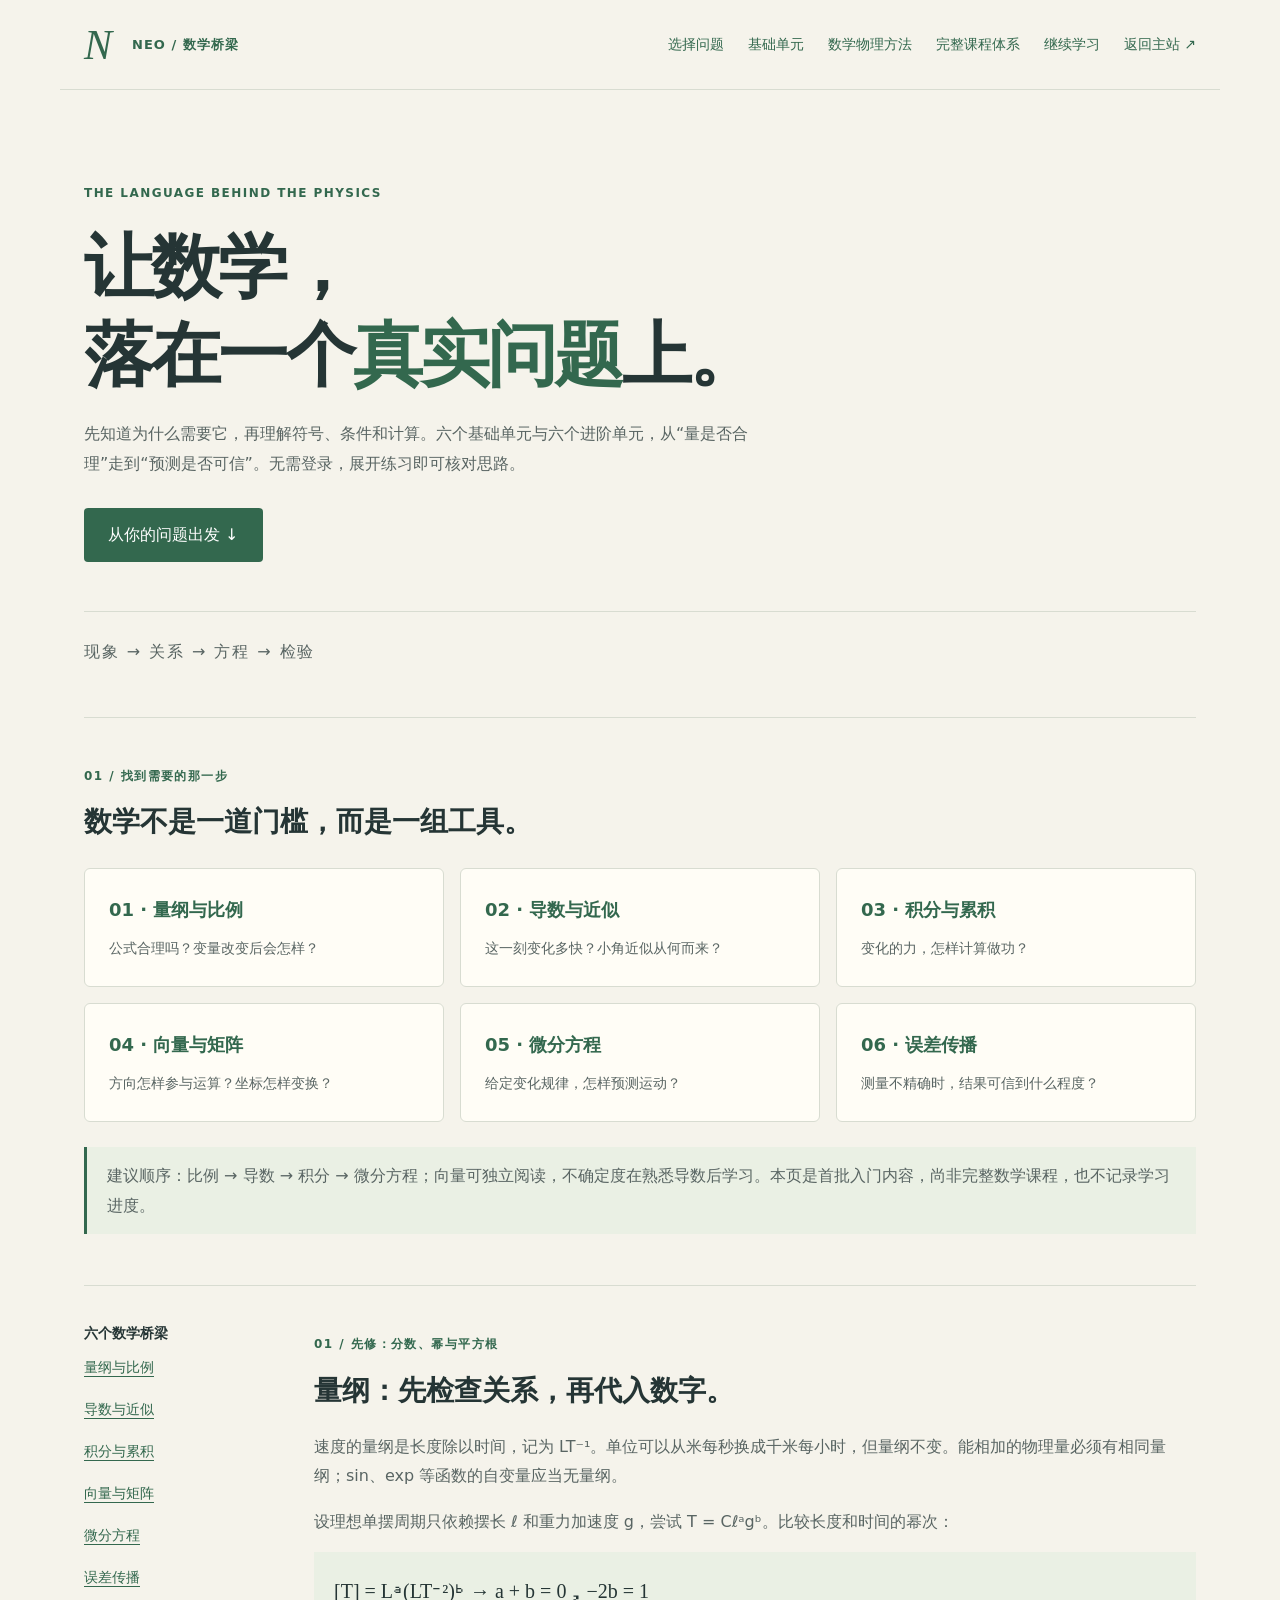
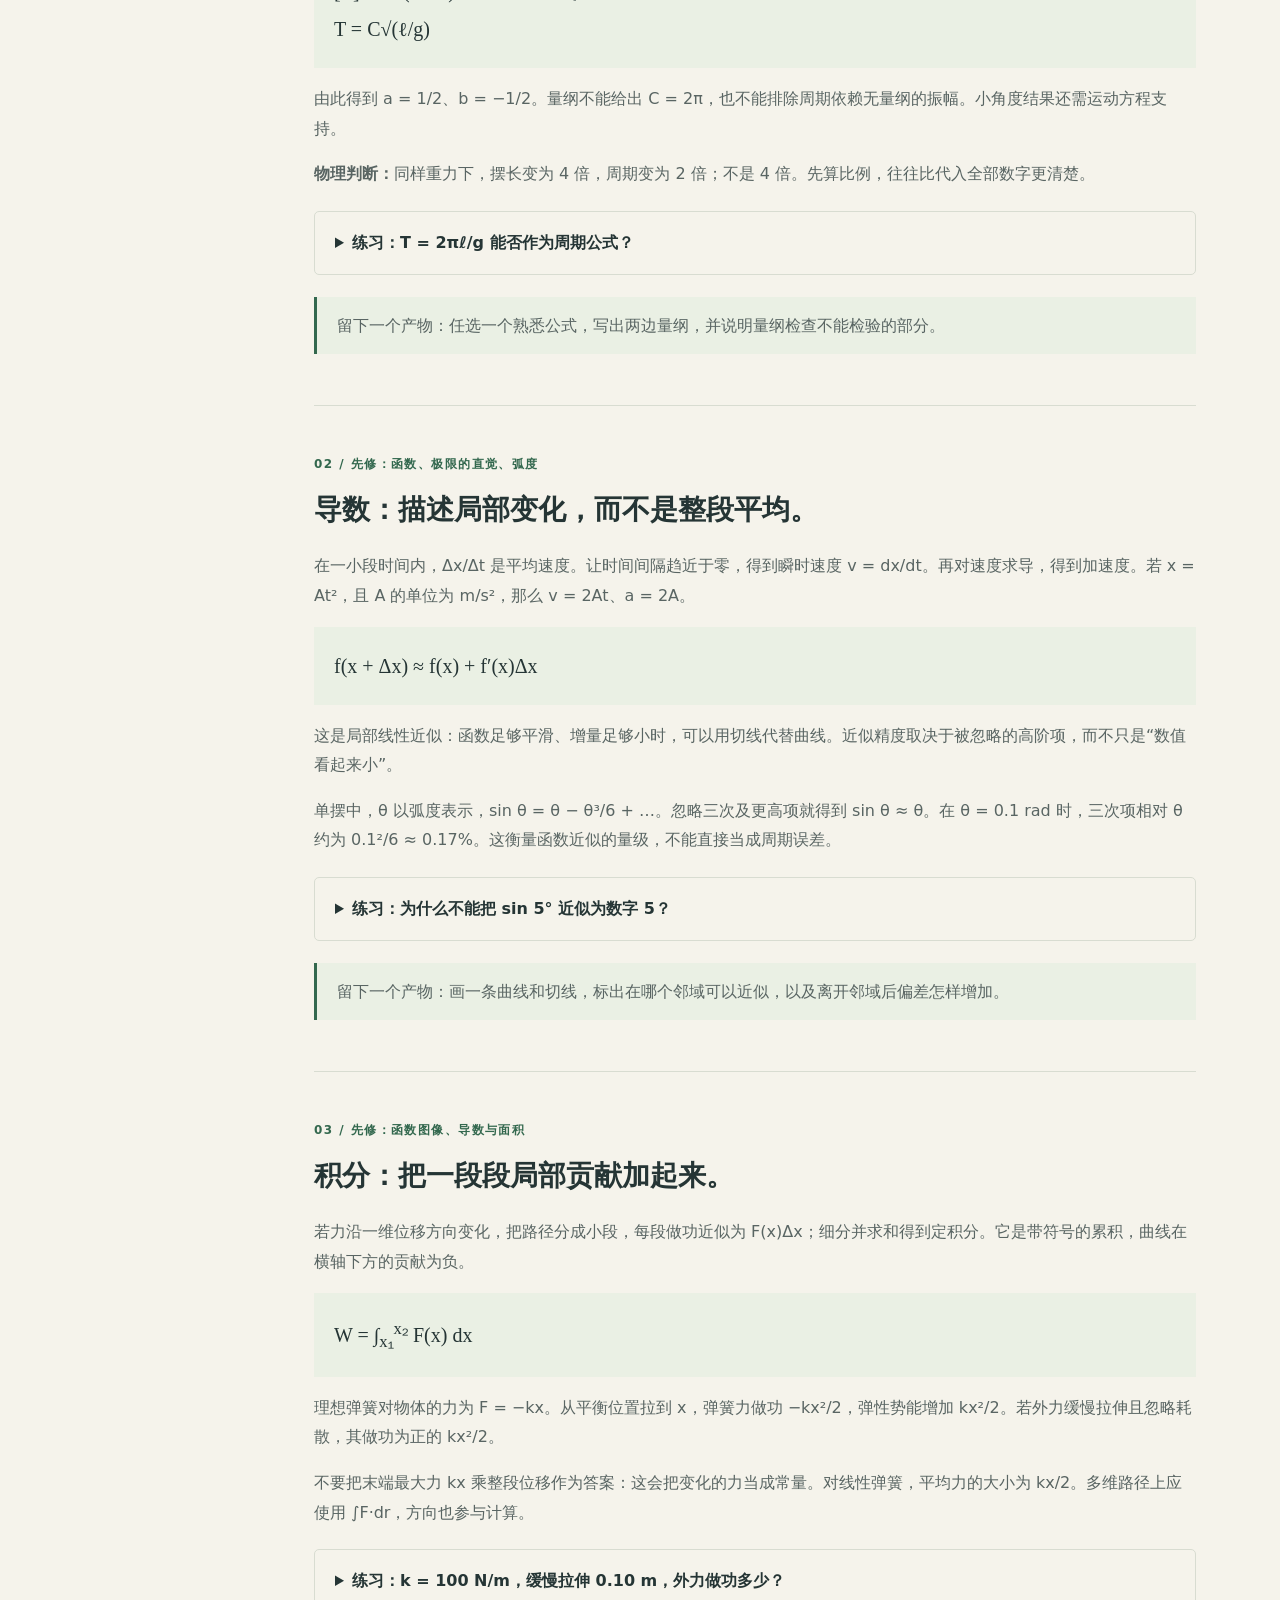
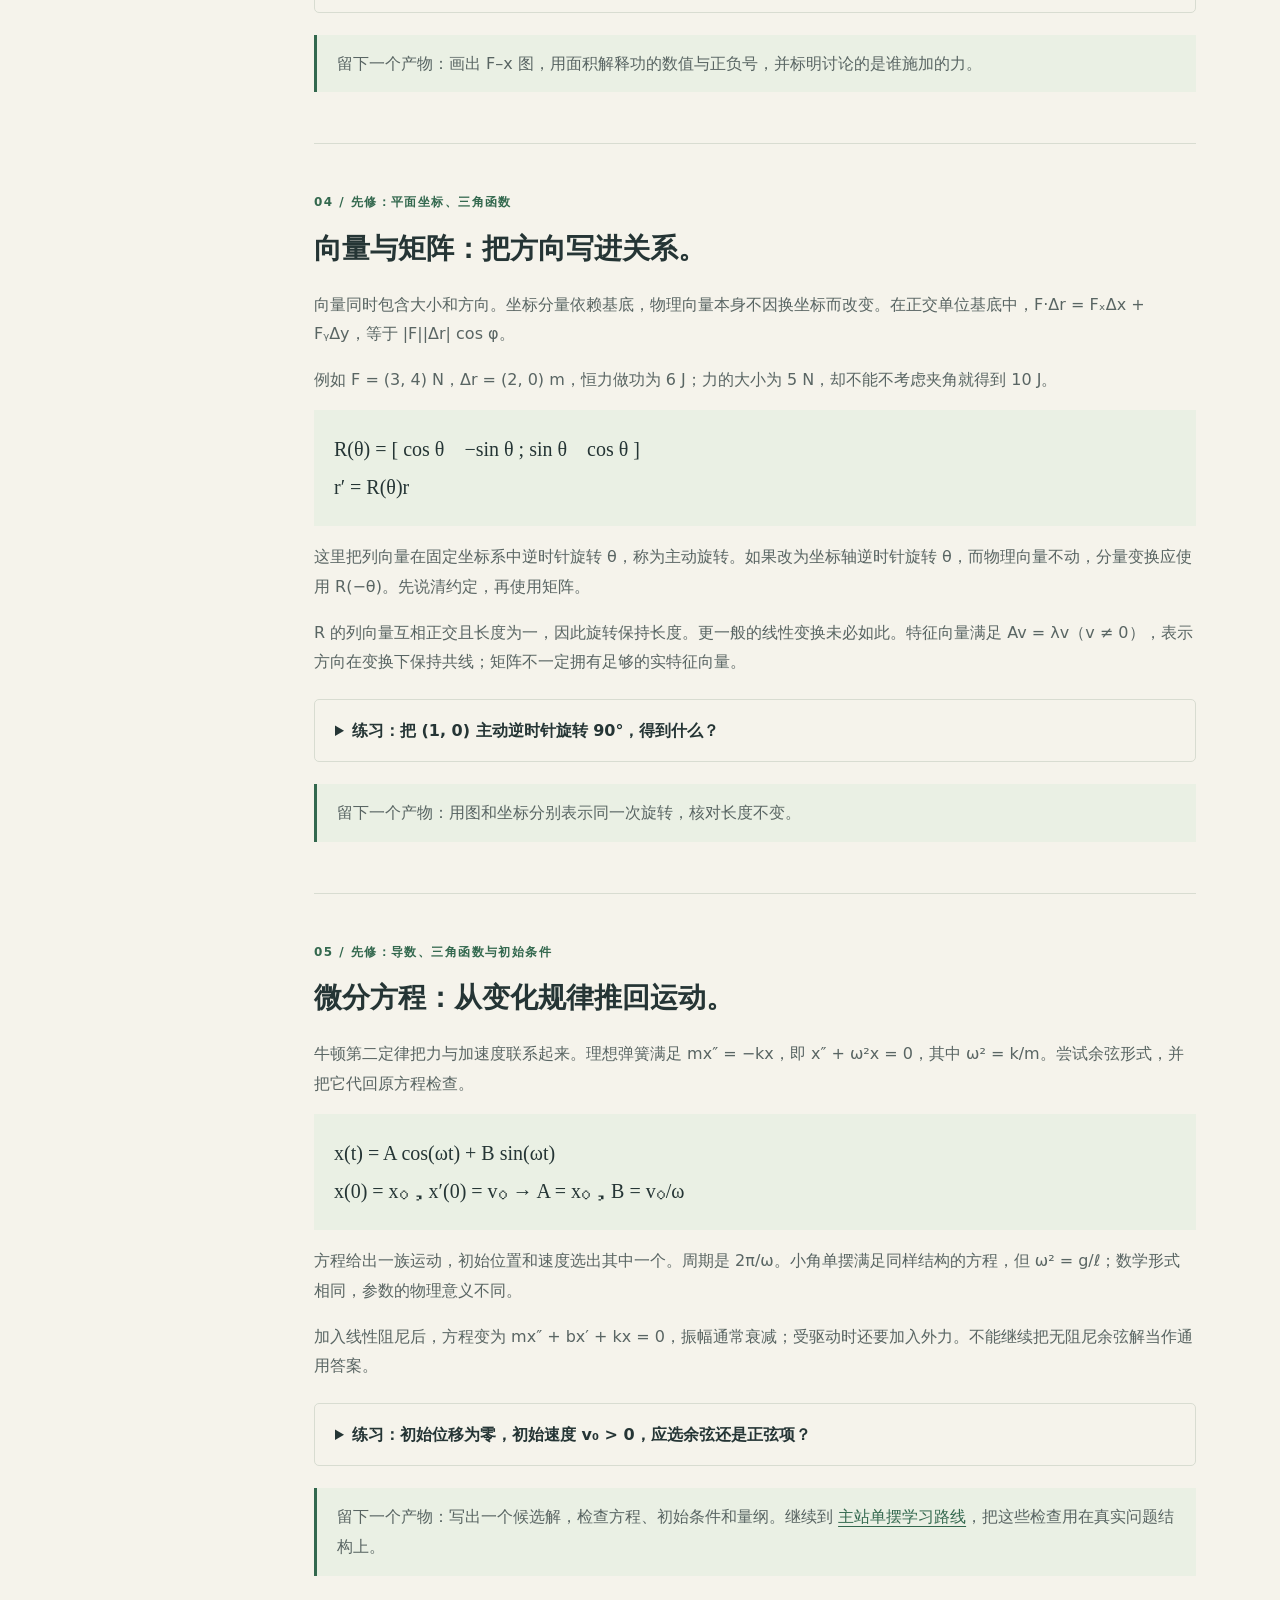
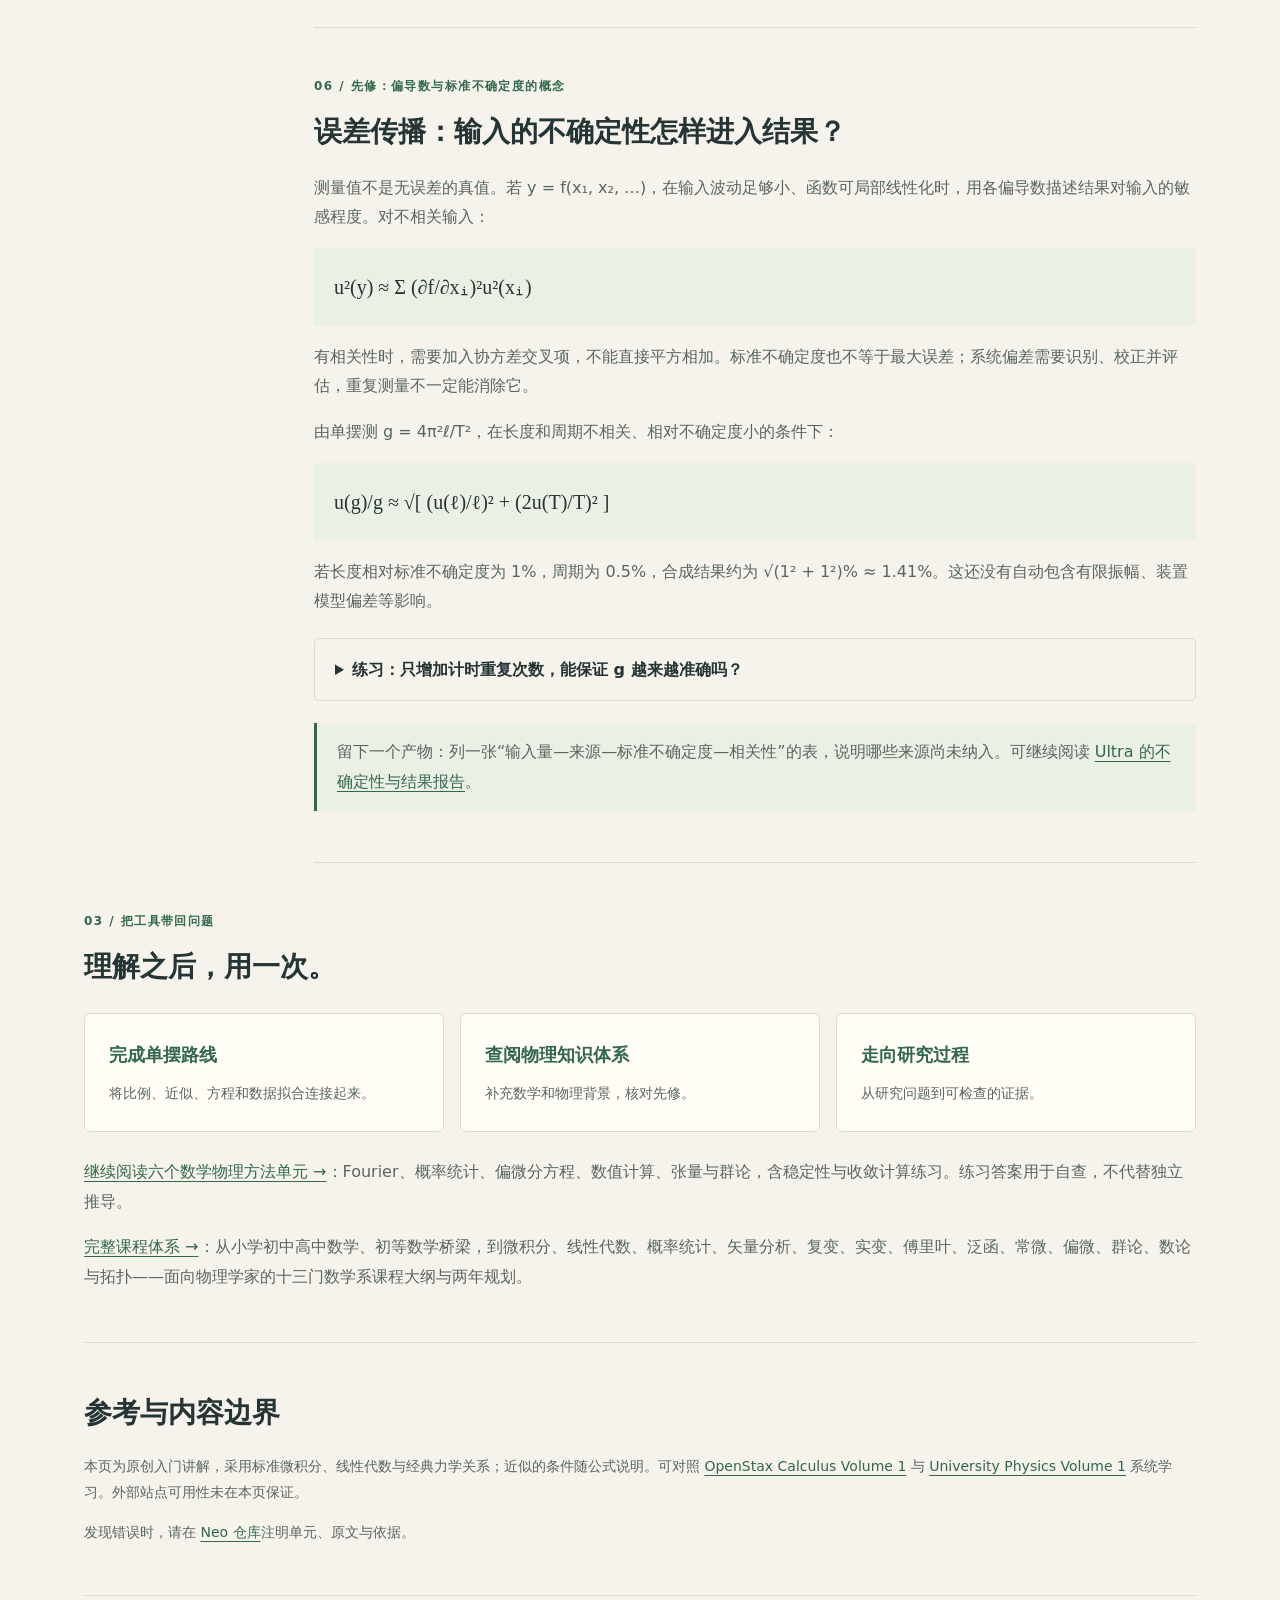
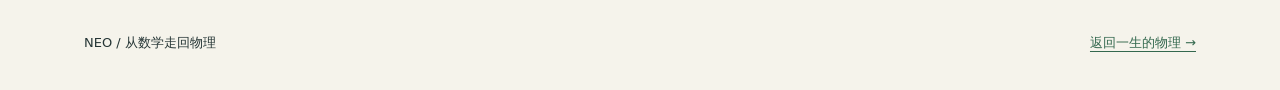
<file: index.html>
<!doctype html><html lang="zh-CN"><head><meta charset="utf-8"><meta name="viewport" content="width=device-width,initial-scale=1"><meta name="description" content="Neo 数学桥梁：从量纲、导数、积分、向量、微分方程与误差传播连接物理问题。"><title>Neo · 数学如何进入物理</title><link rel="stylesheet" href="style.css"></head><body><a class="skip" href="#main">跳到正文</a><header><a class="brand" href="./">N<span>NEO / 数学桥梁</span></a><nav aria-label="主导航"><a href="#map">选择问题</a><a href="#units">基础单元</a><a href="methods.html">数学物理方法</a><a href="curriculum.html">完整课程体系</a><a href="#next">继续学习</a><a href="https://illudew.github.io/">返回主站 ↗</a></nav></header><main id="main">
<section class="hero"><p class="eyebrow">THE LANGUAGE BEHIND THE PHYSICS</p><h1>让数学，<br>落在一个<em>真实问题</em>上。</h1><p>先知道为什么需要它，再理解符号、条件和计算。六个基础单元与六个进阶单元，从“量是否合理”走到“预测是否可信”。无需登录，展开练习即可核对思路。</p><a class="button" href="#map">从你的问题出发 ↓</a><div class="hero-equation" aria-hidden="true">现象 → 关系 → 方程 → 检验</div></section>
<section id="map"><p class="eyebrow">01 / 找到需要的那一步</p><h2>数学不是一道门槛，而是一组工具。</h2><div class="cards"><a href="#dimensions"><b>01 · 量纲与比例</b><span>公式合理吗？变量改变后会怎样？</span></a><a href="#derivative"><b>02 · 导数与近似</b><span>这一刻变化多快？小角近似从何而来？</span></a><a href="#integral"><b>03 · 积分与累积</b><span>变化的力，怎样计算做功？</span></a><a href="#vectors"><b>04 · 向量与矩阵</b><span>方向怎样参与运算？坐标怎样变换？</span></a><a href="#equation"><b>05 · 微分方程</b><span>给定变化规律，怎样预测运动？</span></a><a href="#uncertainty"><b>06 · 误差传播</b><span>测量不精确时，结果可信到什么程度？</span></a></div><p class="note">建议顺序：比例 → 导数 → 积分 → 微分方程；向量可独立阅读，不确定度在熟悉导数后学习。本页是首批入门内容，尚非完整数学课程，也不记录学习进度。</p></section>
<div id="units" class="reading"><aside aria-label="单元目录"><strong>六个数学桥梁</strong><a href="#dimensions">量纲与比例</a><a href="#derivative">导数与近似</a><a href="#integral">积分与累积</a><a href="#vectors">向量与矩阵</a><a href="#equation">微分方程</a><a href="#uncertainty">误差传播</a></aside><article>
<section id="dimensions"><p class="eyebrow">01 / 先修：分数、幂与平方根</p><h2>量纲：先检查关系，再代入数字。</h2><p>速度的量纲是长度除以时间，记为 LT⁻¹。单位可以从米每秒换成千米每小时，但量纲不变。能相加的物理量必须有相同量纲；sin、exp 等函数的自变量应当无量纲。</p><p>设理想单摆周期只依赖摆长 ℓ 和重力加速度 g，尝试 T = Cℓᵃgᵇ。比较长度和时间的幂次：</p><div class="formula">[T] = Lᵃ(LT⁻²)ᵇ → a + b = 0，−2b = 1<br>T = C√(ℓ/g)</div><p>由此得到 a = 1/2、b = −1/2。量纲不能给出 C = 2π，也不能排除周期依赖无量纲的振幅。小角度结果还需运动方程支持。</p><p><strong>物理判断：</strong>同样重力下，摆长变为 4 倍，周期变为 2 倍；不是 4 倍。先算比例，往往比代入全部数字更清楚。</p><details><summary>练习：T = 2πℓ/g 能否作为周期公式？</summary><p>不能。ℓ/g 的量纲为时间平方，乘无量纲的 2π 后仍是时间平方。量纲错误足以否定公式；量纲正确却不足以证明公式。</p></details><p class="task">留下一个产物：任选一个熟悉公式，写出两边量纲，并说明量纲检查不能检验的部分。</p></section>
<section id="derivative"><p class="eyebrow">02 / 先修：函数、极限的直觉、弧度</p><h2>导数：描述局部变化，而不是整段平均。</h2><p>在一小段时间内，Δx/Δt 是平均速度。让时间间隔趋近于零，得到瞬时速度 v = dx/dt。再对速度求导，得到加速度。若 x = At²，且 A 的单位为 m/s²，那么 v = 2At、a = 2A。</p><div class="formula">f(x + Δx) ≈ f(x) + f′(x)Δx</div><p>这是局部线性近似：函数足够平滑、增量足够小时，可以用切线代替曲线。近似精度取决于被忽略的高阶项，而不只是“数值看起来小”。</p><p>单摆中，θ 以弧度表示，sin θ = θ − θ³/6 + …。忽略三次及更高项就得到 sin θ ≈ θ。在 θ = 0.1 rad 时，三次项相对 θ 约为 0.1²/6 ≈ 0.17%。这衡量函数近似的量级，不能直接当成周期误差。</p><details><summary>练习：为什么不能把 sin 5° 近似为数字 5？</summary><p>展开式使用弧度。5° = π/36 ≈ 0.0873 rad，所以 sin 5° ≈ 0.0873。把角度制的数值直接代入会破坏近似的尺度。</p></details><p class="task">留下一个产物：画一条曲线和切线，标出在哪个邻域可以近似，以及离开邻域后偏差怎样增加。</p></section>
<section id="integral"><p class="eyebrow">03 / 先修：函数图像、导数与面积</p><h2>积分：把一段段局部贡献加起来。</h2><p>若力沿一维位移方向变化，把路径分成小段，每段做功近似为 F(x)Δx；细分并求和得到定积分。它是带符号的累积，曲线在横轴下方的贡献为负。</p><div class="formula">W = ∫<sub>x₁</sub><sup>x₂</sup> F(x) dx</div><p>理想弹簧对物体的力为 F = −kx。从平衡位置拉到 x，弹簧力做功 −kx²/2，弹性势能增加 kx²/2。若外力缓慢拉伸且忽略耗散，其做功为正的 kx²/2。</p><p>不要把末端最大力 kx 乘整段位移作为答案：这会把变化的力当成常量。对线性弹簧，平均力的大小为 kx/2。多维路径上应使用 ∫F·dr，方向也参与计算。</p><details><summary>练习：k = 100 N/m，缓慢拉伸 0.10 m，外力做功多少？</summary><p>W = (1/2) × 100 × 0.10² = 0.50 J。若答案为 1 J，检查是否把最终力用于整个过程。</p></details><p class="task">留下一个产物：画出 F–x 图，用面积解释功的数值与正负号，并标明讨论的是谁施加的力。</p></section>
<section id="vectors"><p class="eyebrow">04 / 先修：平面坐标、三角函数</p><h2>向量与矩阵：把方向写进关系。</h2><p>向量同时包含大小和方向。坐标分量依赖基底，物理向量本身不因换坐标而改变。在正交单位基底中，F·Δr = FₓΔx + FᵧΔy，等于 |F||Δr| cos φ。</p><p>例如 F = (3, 4) N，Δr = (2, 0) m，恒力做功为 6 J；力的大小为 5 N，却不能不考虑夹角就得到 10 J。</p><div class="formula">R(θ) = [ cos θ　−sin θ ; sin θ　cos θ ]<br>r′ = R(θ)r</div><p>这里把列向量在固定坐标系中逆时针旋转 θ，称为主动旋转。如果改为坐标轴逆时针旋转 θ，而物理向量不动，分量变换应使用 R(−θ)。先说清约定，再使用矩阵。</p><p>R 的列向量互相正交且长度为一，因此旋转保持长度。更一般的线性变换未必如此。特征向量满足 Av = λv（v ≠ 0），表示方向在变换下保持共线；矩阵不一定拥有足够的实特征向量。</p><details><summary>练习：把 (1, 0) 主动逆时针旋转 90°，得到什么？</summary><p>得到 (0, 1)。如果结果是 (0, −1)，检查采用的是主动旋转还是被动坐标变换，以及角度正方向。</p></details><p class="task">留下一个产物：用图和坐标分别表示同一次旋转，核对长度不变。</p></section>
<section id="equation"><p class="eyebrow">05 / 先修：导数、三角函数与初始条件</p><h2>微分方程：从变化规律推回运动。</h2><p>牛顿第二定律把力与加速度联系起来。理想弹簧满足 mx″ = −kx，即 x″ + ω²x = 0，其中 ω² = k/m。尝试余弦形式，并把它代回原方程检查。</p><div class="formula">x(t) = A cos(ωt) + B sin(ωt)<br>x(0) = x₀，x′(0) = v₀ → A = x₀，B = v₀/ω</div><p>方程给出一族运动，初始位置和速度选出其中一个。周期是 2π/ω。小角单摆满足同样结构的方程，但 ω² = g/ℓ；数学形式相同，参数的物理意义不同。</p><p>加入线性阻尼后，方程变为 mx″ + bx′ + kx = 0，振幅通常衰减；受驱动时还要加入外力。不能继续把无阻尼余弦解当作通用答案。</p><details><summary>练习：初始位移为零，初始速度 v₀ &gt; 0，应选余弦还是正弦项？</summary><p>此时 A = 0，B = v₀/ω，故 x = (v₀/ω)sin(ωt)。代入 t = 0 检查位置，再求导检查初速度，比凭图形记忆更可靠。</p></details><p class="task">留下一个产物：写出一个候选解，检查方程、初始条件和量纲。继续到 <a href="https://illudew.github.io/learn.html#derive">主站单摆学习路线</a>，把这些检查用在真实问题结构上。</p></section>
<section id="uncertainty"><p class="eyebrow">06 / 先修：偏导数与标准不确定度的概念</p><h2>误差传播：输入的不确定性怎样进入结果？</h2><p>测量值不是无误差的真值。若 y = f(x₁, x₂, …)，在输入波动足够小、函数可局部线性化时，用各偏导数描述结果对输入的敏感程度。对不相关输入：</p><div class="formula">u²(y) ≈ Σ (∂f/∂xᵢ)²u²(xᵢ)</div><p>有相关性时，需要加入协方差交叉项，不能直接平方相加。标准不确定度也不等于最大误差；系统偏差需要识别、校正并评估，重复测量不一定能消除它。</p><p>由单摆测 g = 4π²ℓ/T²，在长度和周期不相关、相对不确定度小的条件下：</p><div class="formula">u(g)/g ≈ √[ (u(ℓ)/ℓ)² + (2u(T)/T)² ]</div><p>若长度相对标准不确定度为 1%，周期为 0.5%，合成结果约为 √(1² + 1²)% ≈ 1.41%。这还没有自动包含有限振幅、装置模型偏差等影响。</p><details><summary>练习：只增加计时重复次数，能保证 g 越来越准确吗？</summary><p>不能。若长度零点偏差或小角模型误差占主导，重复计时只改善部分随机分量。应先建立不确定度预算，识别最主要来源，再选择改进方向。</p></details><p class="task">留下一个产物：列一张“输入量—来源—标准不确定度—相关性”的表，说明哪些来源尚未纳入。可继续阅读 <a href="https://illudew.github.io/ultra/methods/uncertainty.html">Ultra 的不确定性与结果报告</a>。</p></section>
</article></div>
<section id="next"><p class="eyebrow">03 / 把工具带回问题</p><h2>理解之后，用一次。</h2><div class="cards"><a href="https://illudew.github.io/learn.html"><b>完成单摆路线</b><span>将比例、近似、方程和数据拟合连接起来。</span></a><a href="https://illudew.github.io/Equimophysics/"><b>查阅物理知识体系</b><span>补充数学和物理背景，核对先修。</span></a><a href="https://illudew.github.io/ultra/workflow.html"><b>走向研究过程</b><span>从研究问题到可检查的证据。</span></a></div><p><a href="methods.html">继续阅读六个数学物理方法单元 →</a>：Fourier、概率统计、偏微分方程、数值计算、张量与群论，含稳定性与收敛计算练习。练习答案用于自查，不代替独立推导。</p><p><a href="curriculum.html">完整课程体系 →</a>：从小学初中高中数学、初等数学桥梁，到微积分、线性代数、概率统计、矢量分析、复变、实变、傅里叶、泛函、常微、偏微、群论、数论与拓扑——面向物理学家的十三门数学系课程大纲与两年规划。</p></section>
<section class="sources"><h2>参考与内容边界</h2><p>本页为原创入门讲解，采用标准微积分、线性代数与经典力学关系；近似的条件随公式说明。可对照 <a href="https://openstax.org/details/books/calculus-volume-1">OpenStax Calculus Volume 1</a> 与 <a href="https://openstax.org/details/books/university-physics-volume-1">University Physics Volume 1</a> 系统学习。外部站点可用性未在本页保证。</p><p>发现错误时，请在 <a href="https://github.com/illudew/neo/issues">Neo 仓库</a>注明单元、原文与依据。</p></section>
</main><footer><span>NEO / 从数学走回物理</span><a href="https://illudew.github.io/">返回一生的物理 →</a></footer></body></html>
</file>
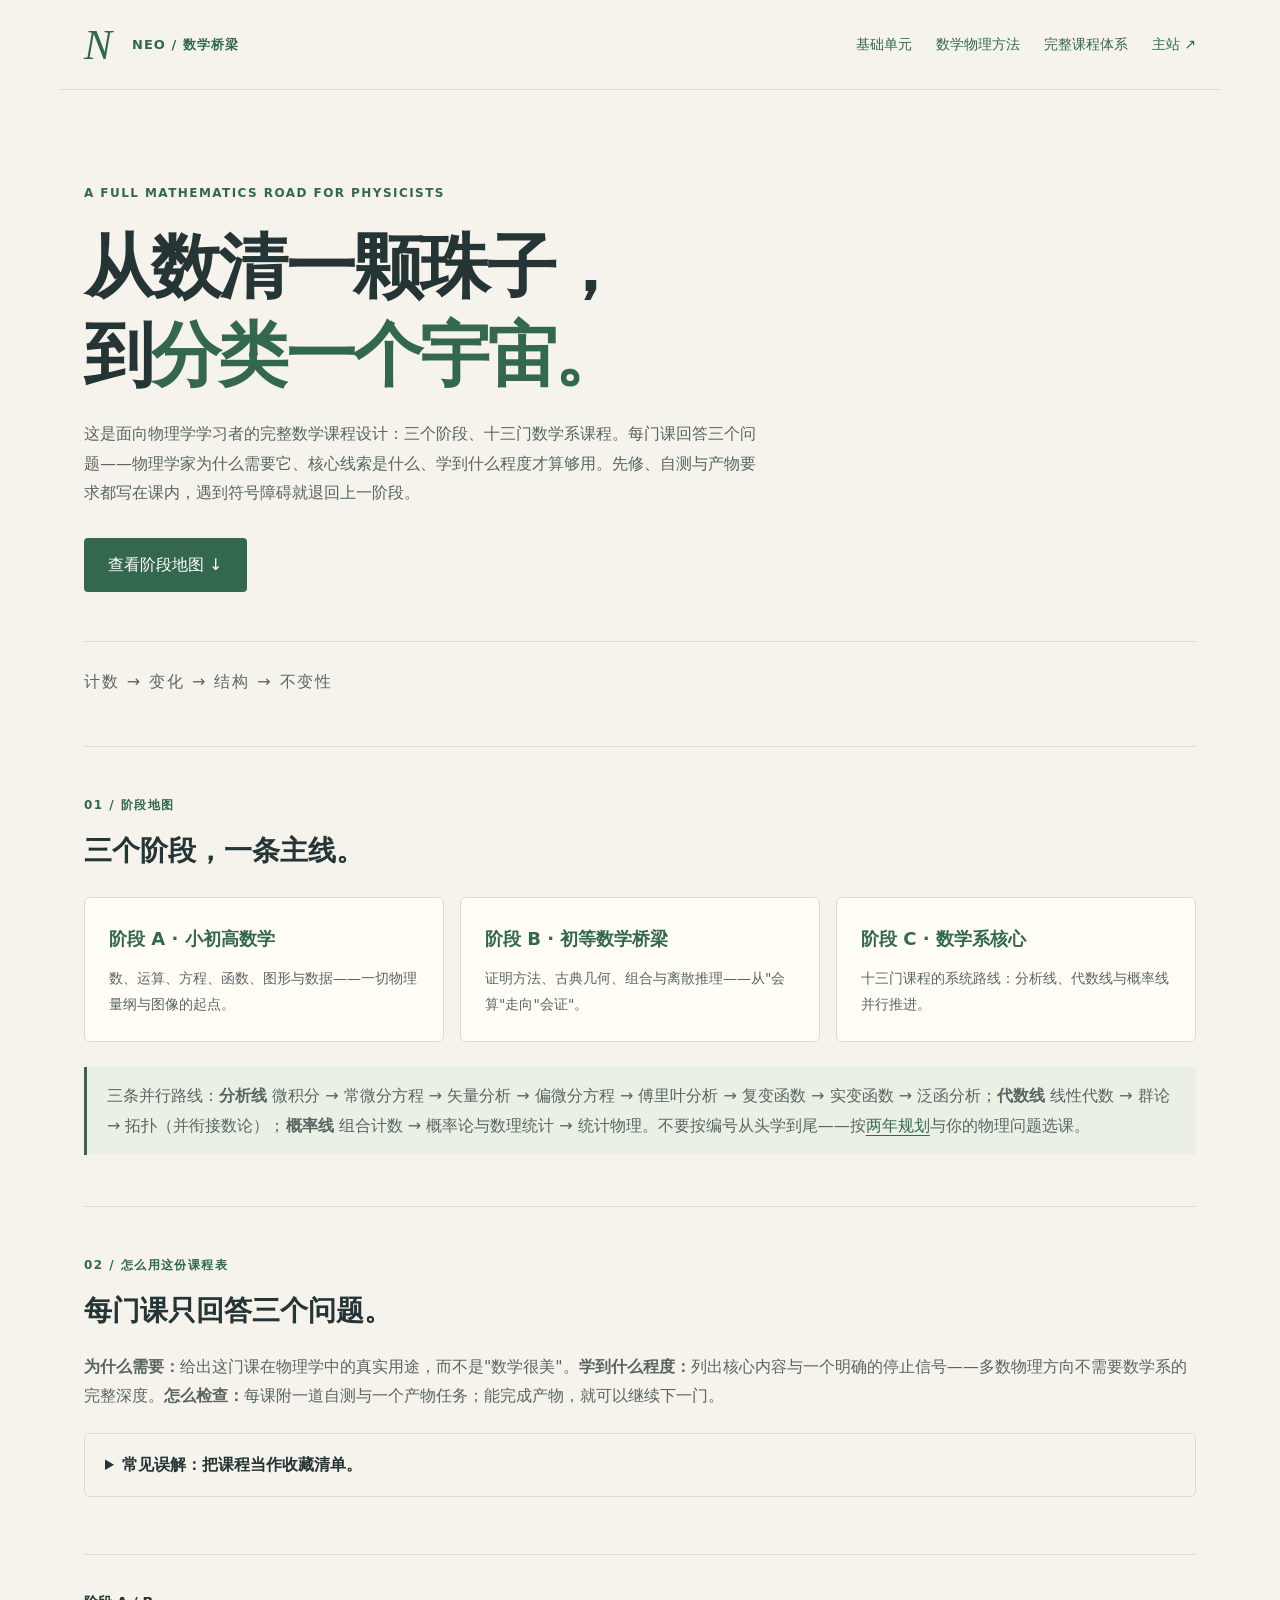
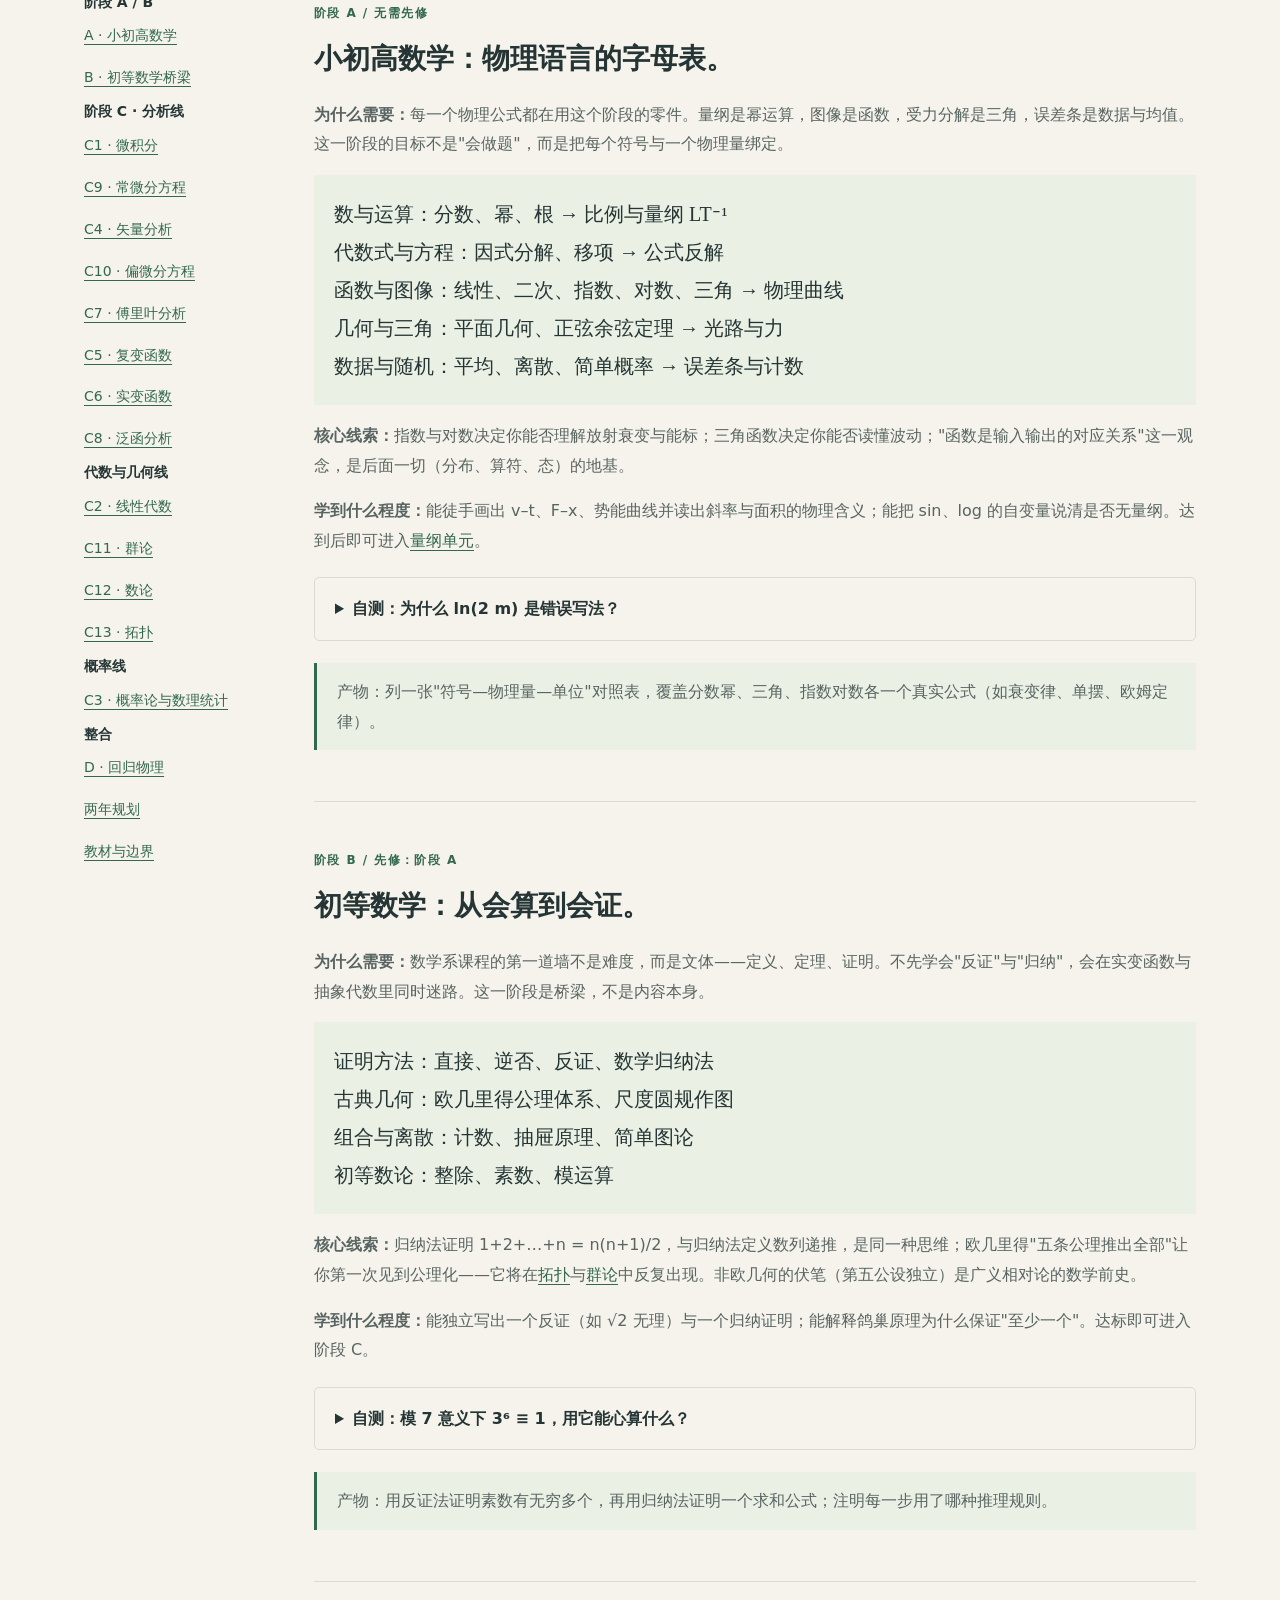
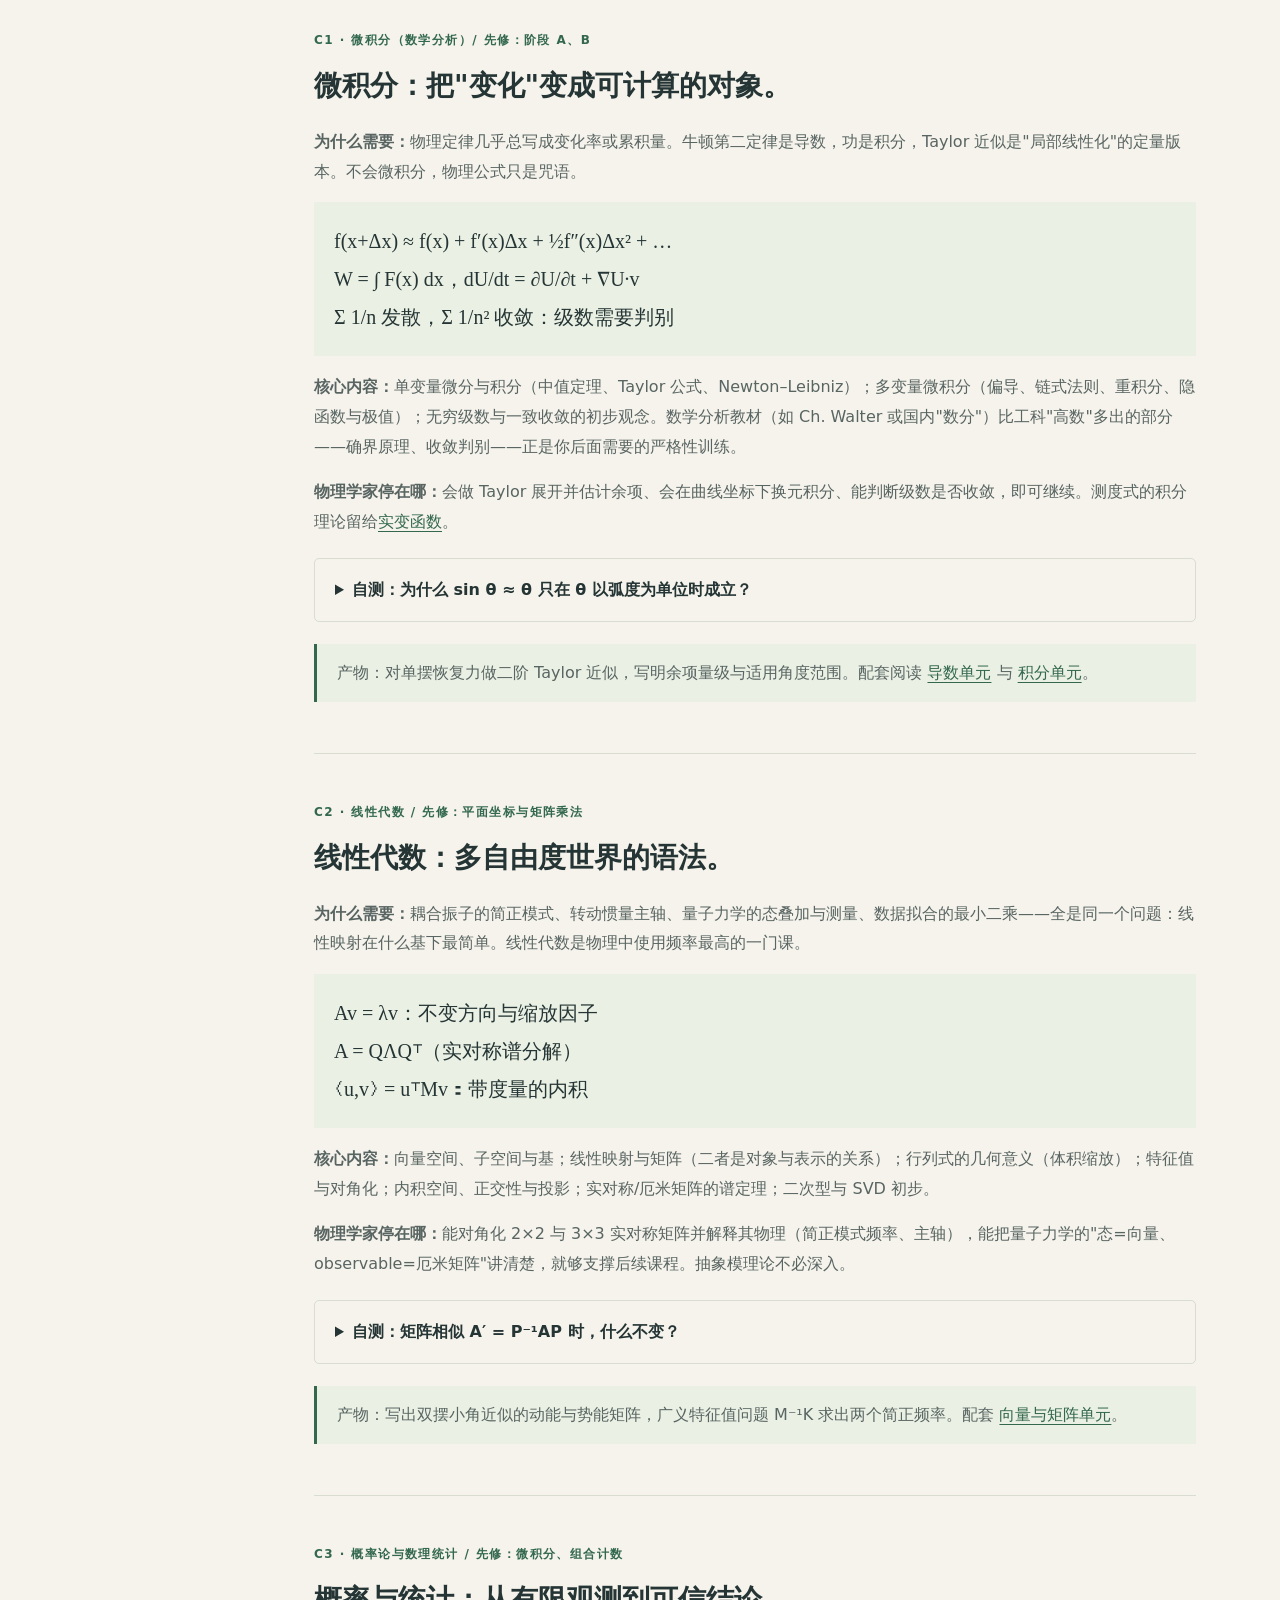
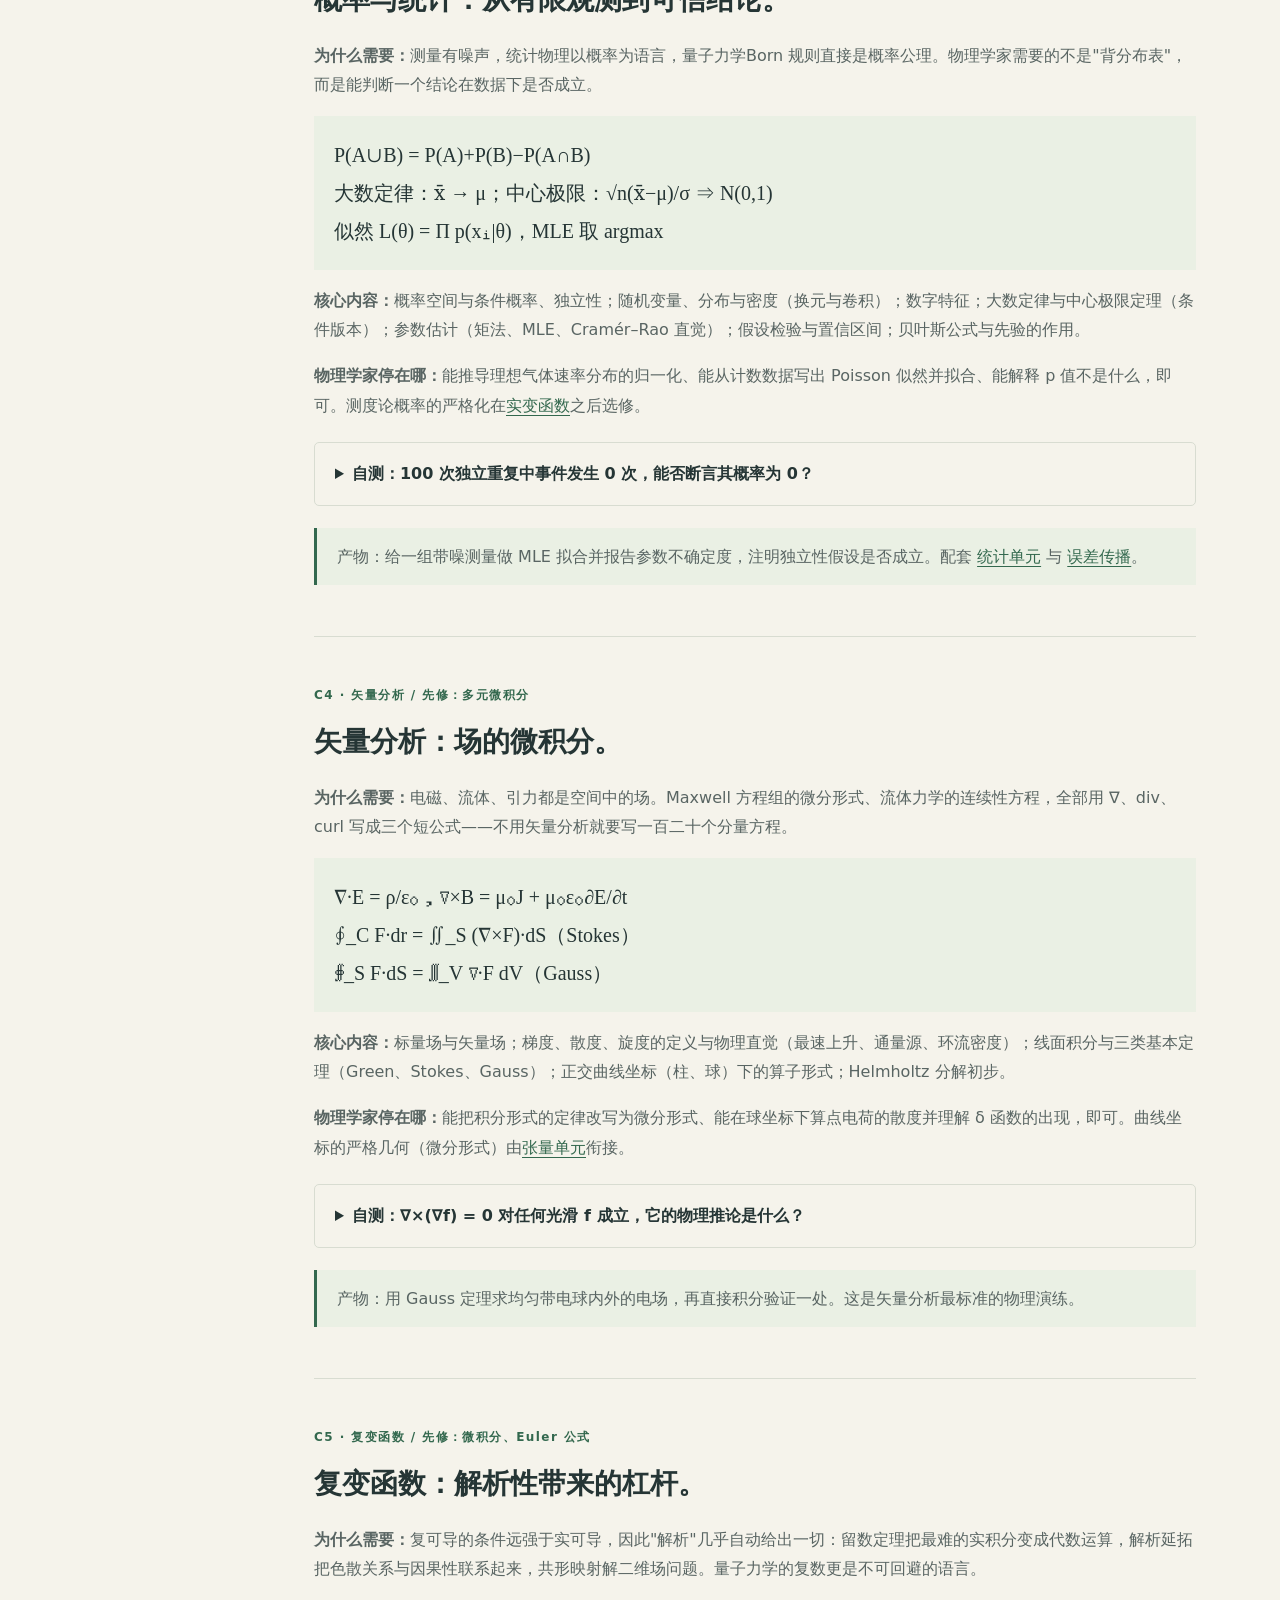
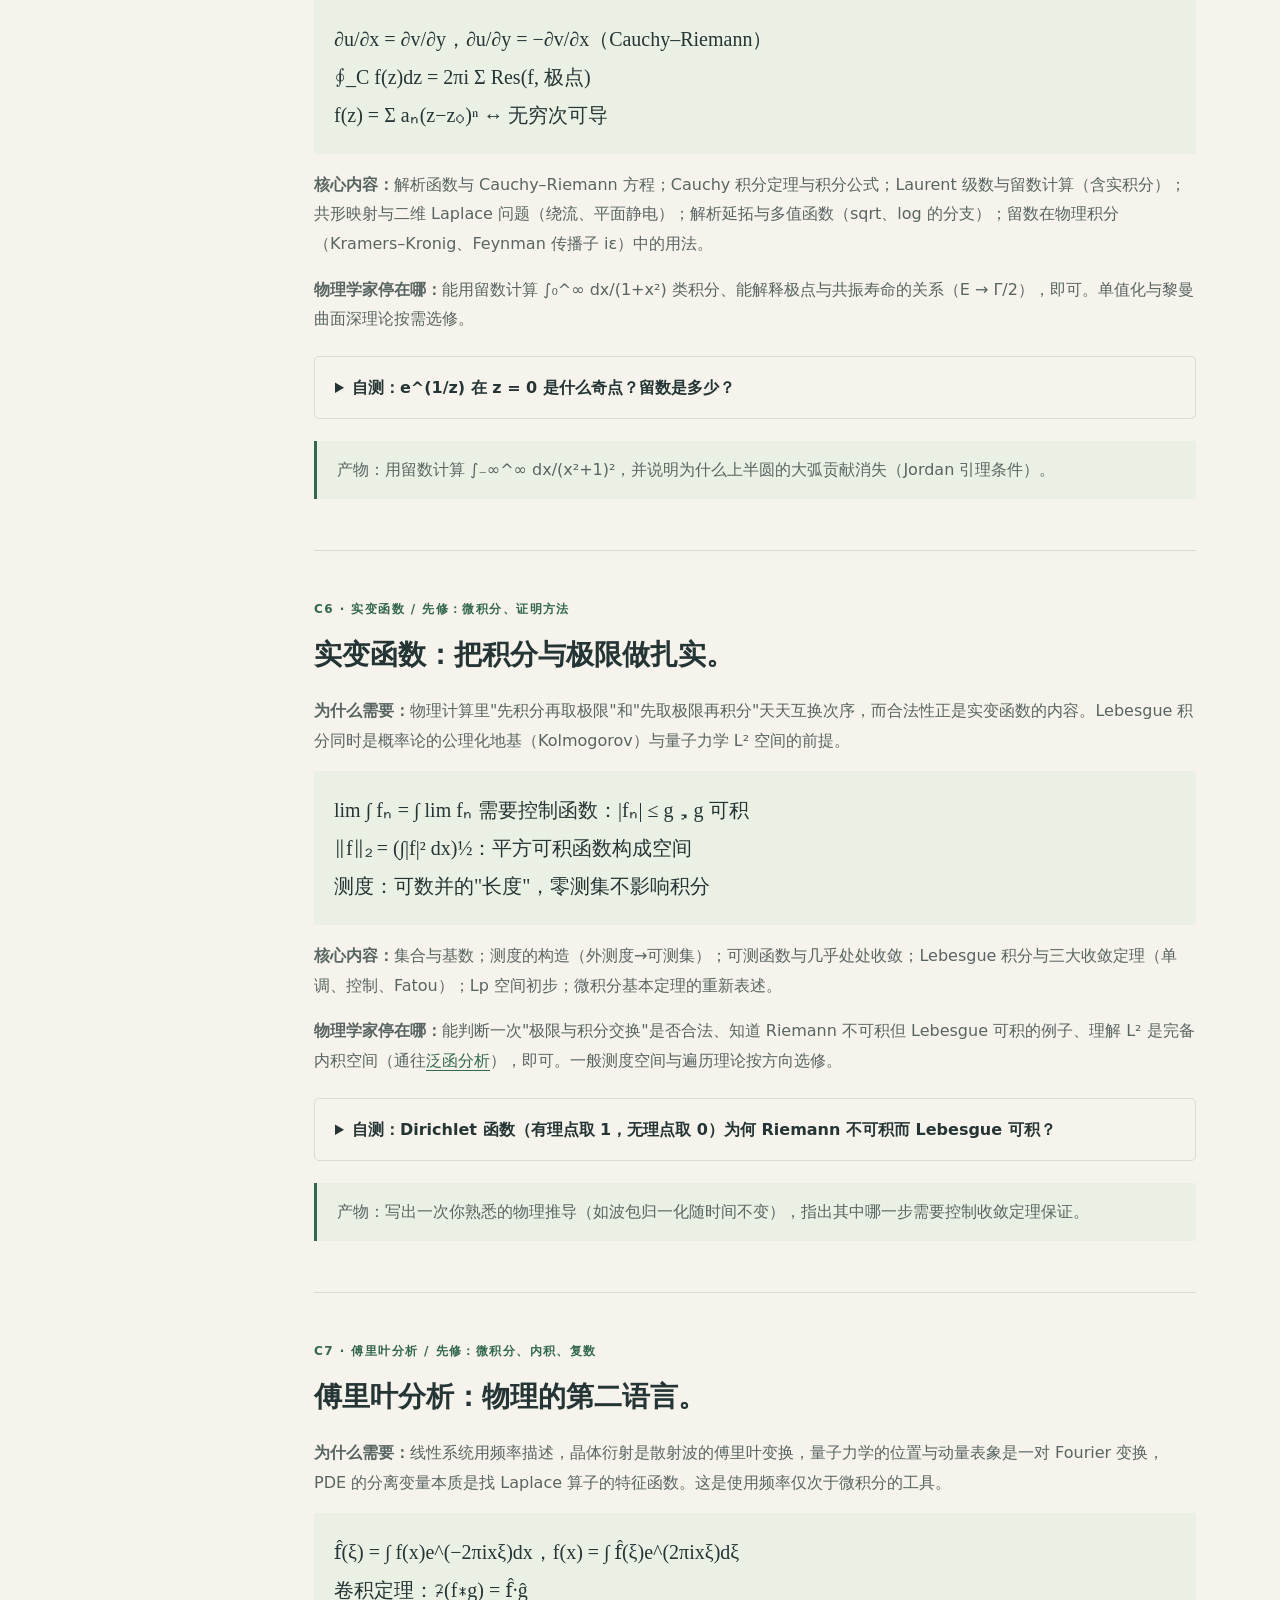
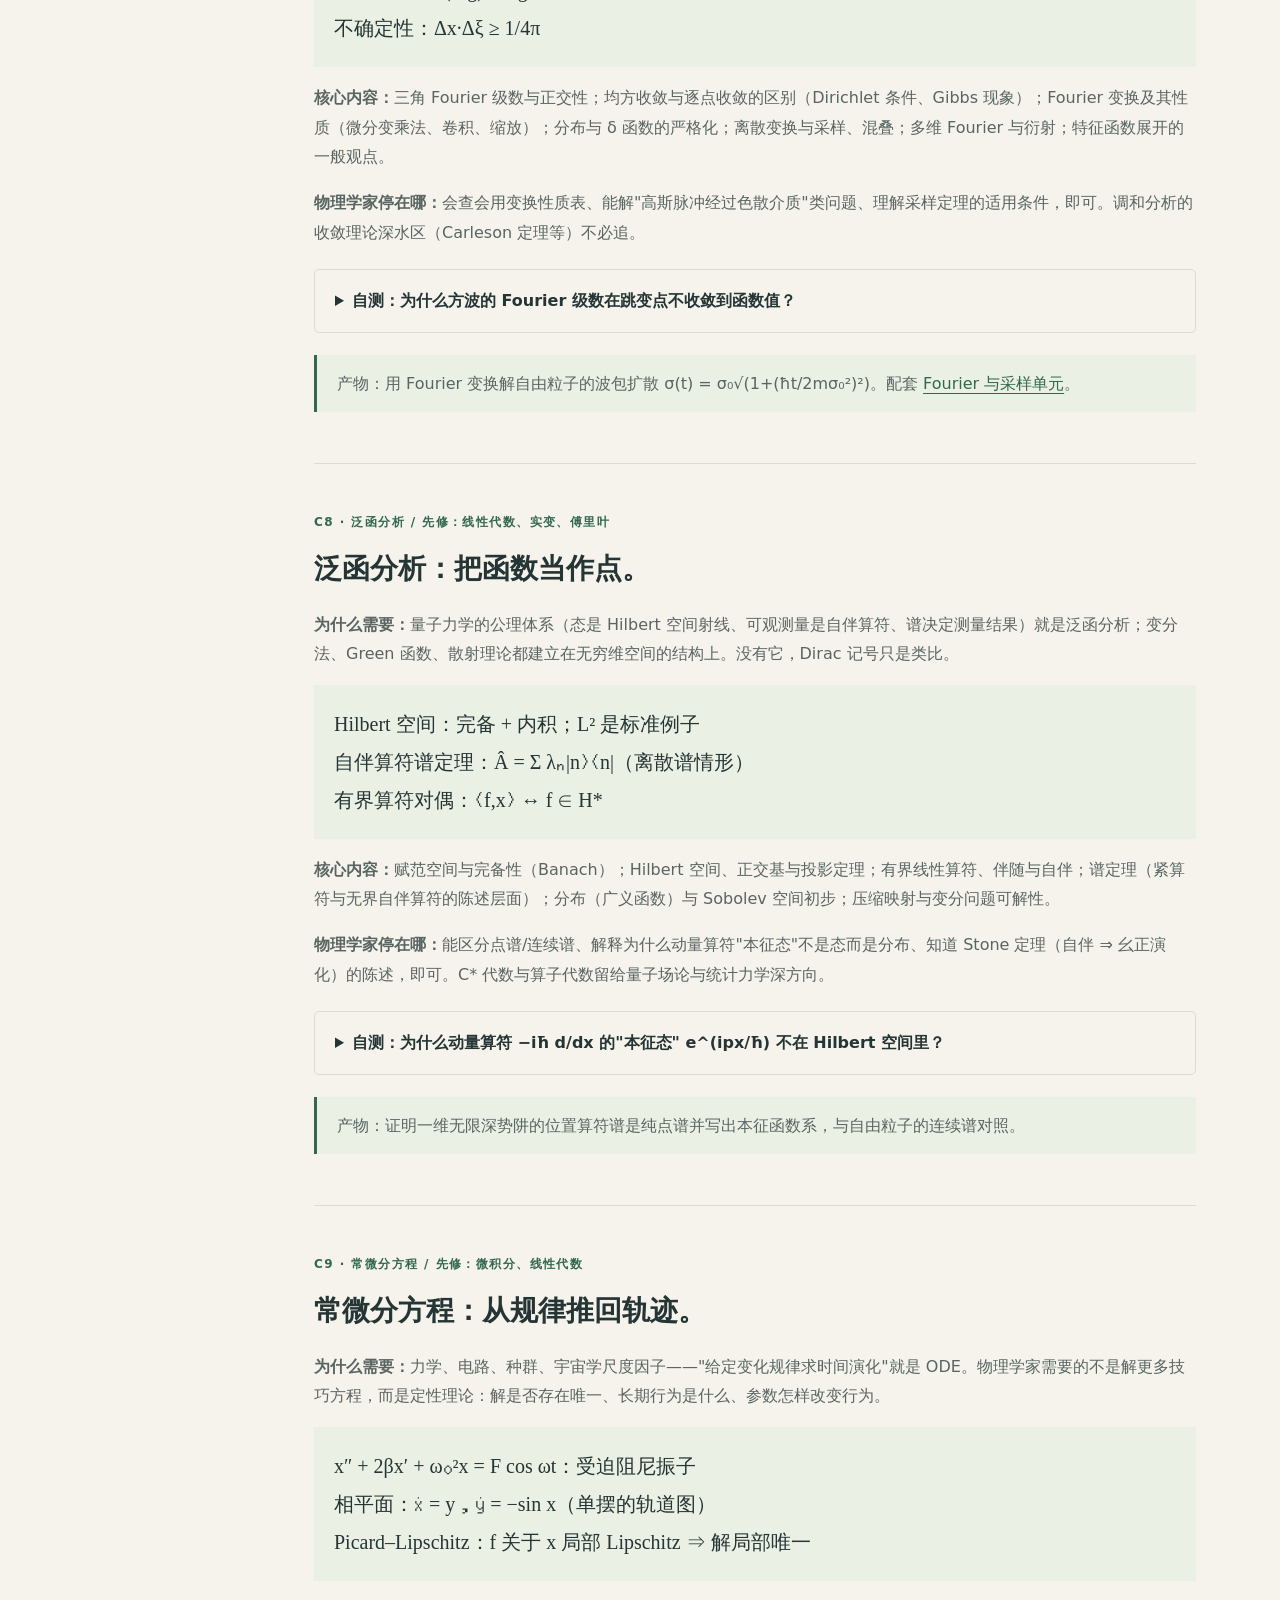
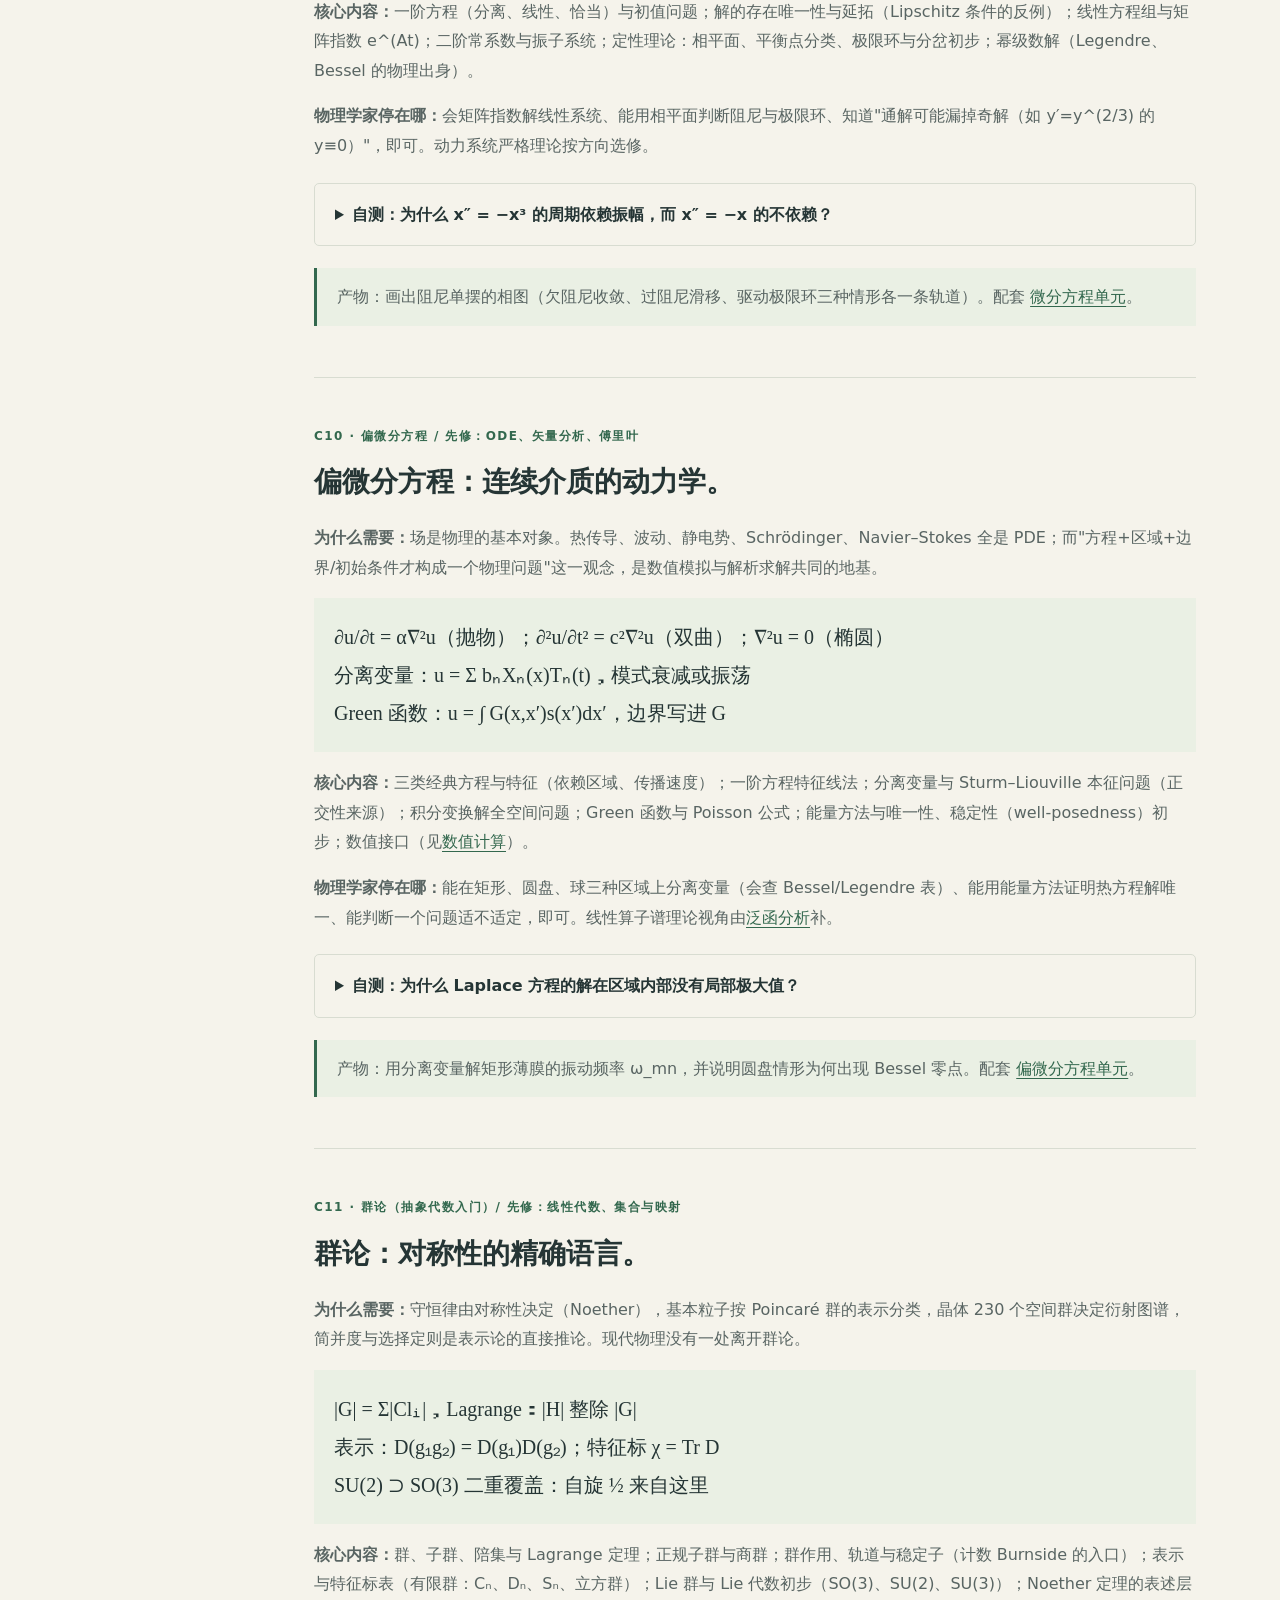
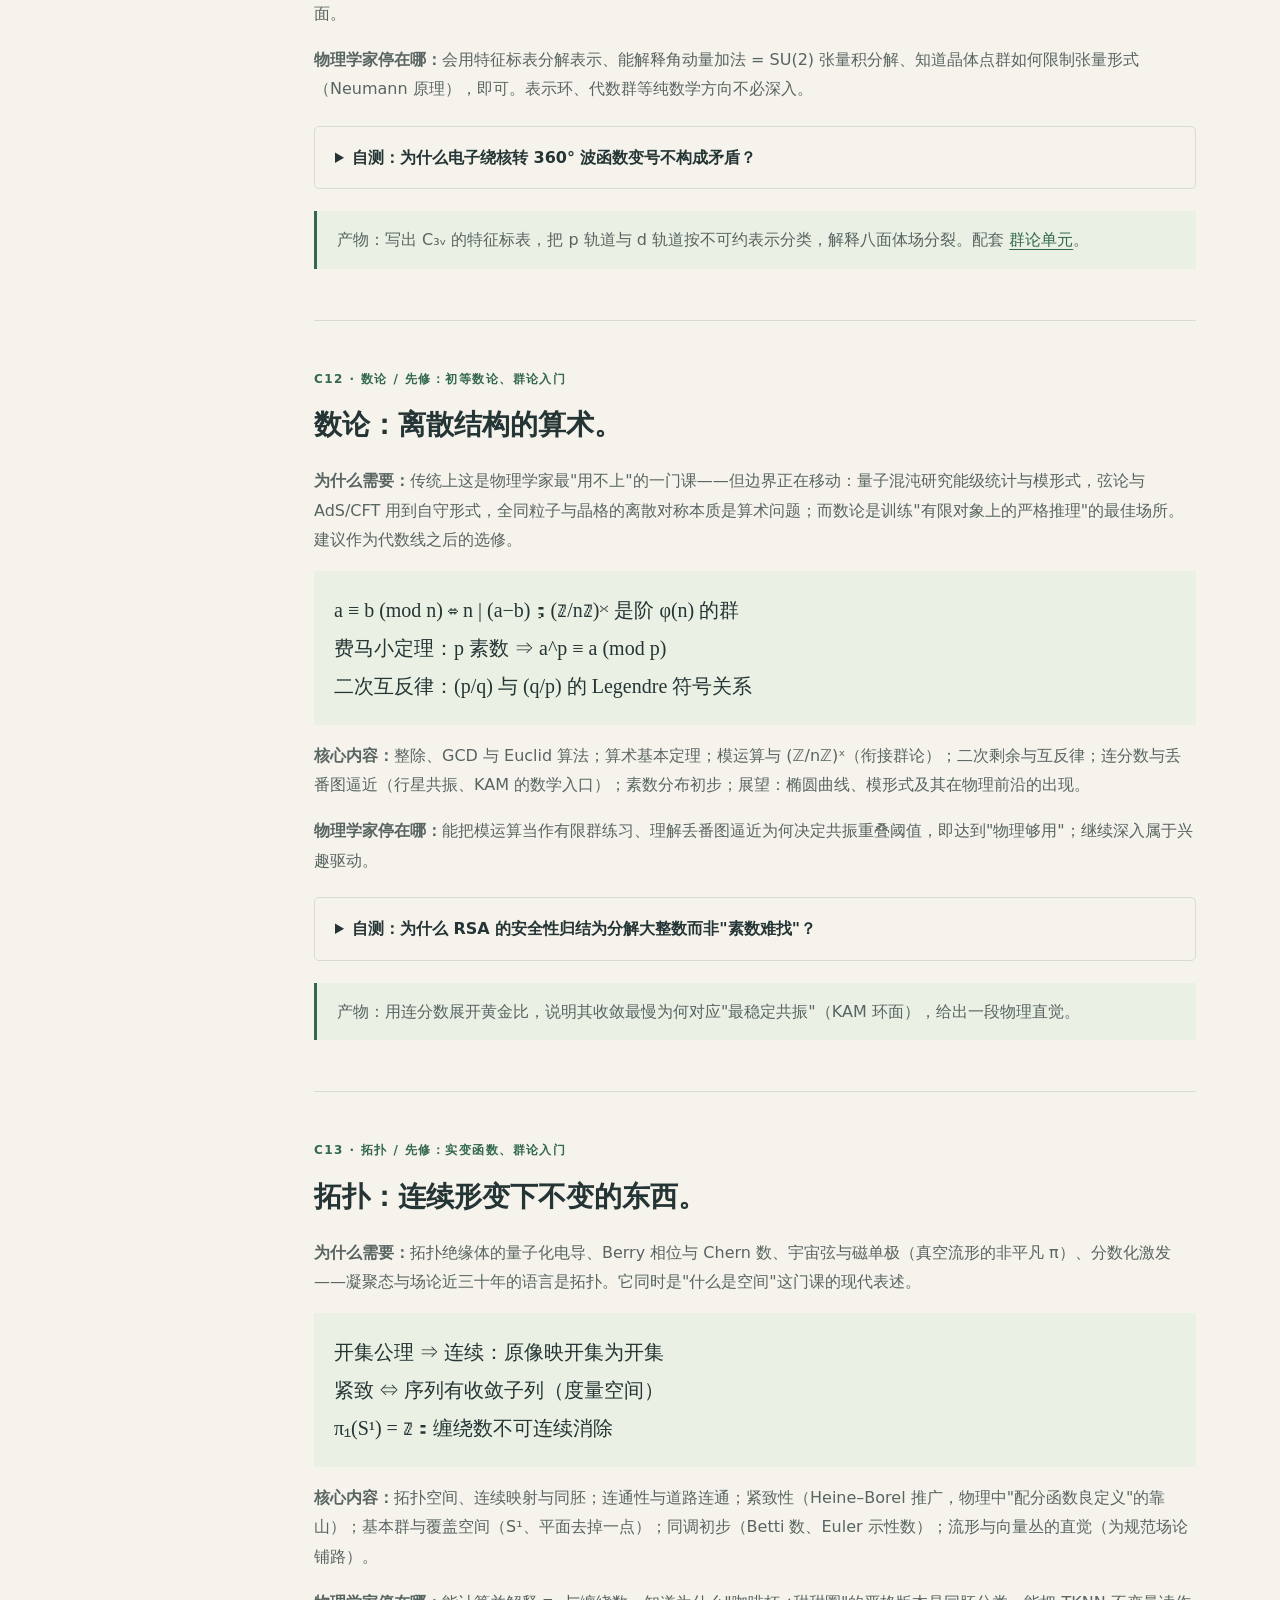
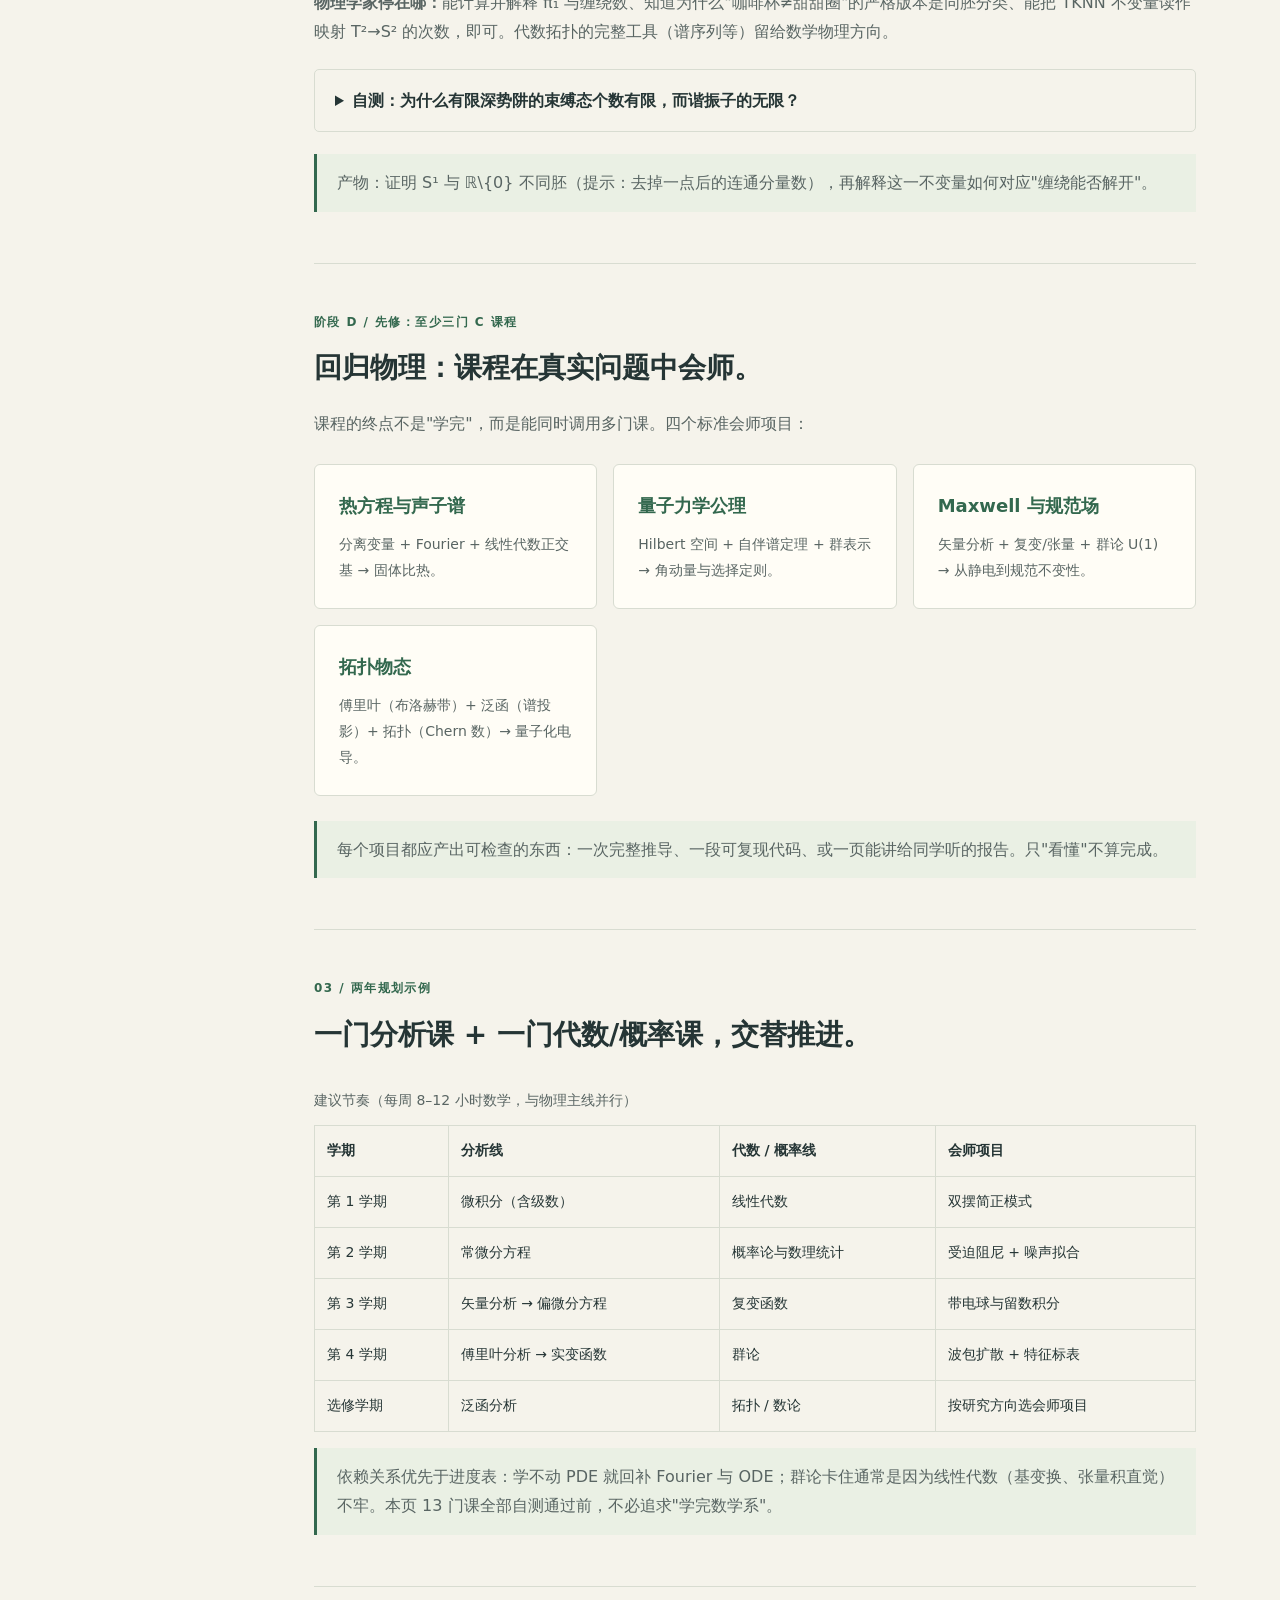
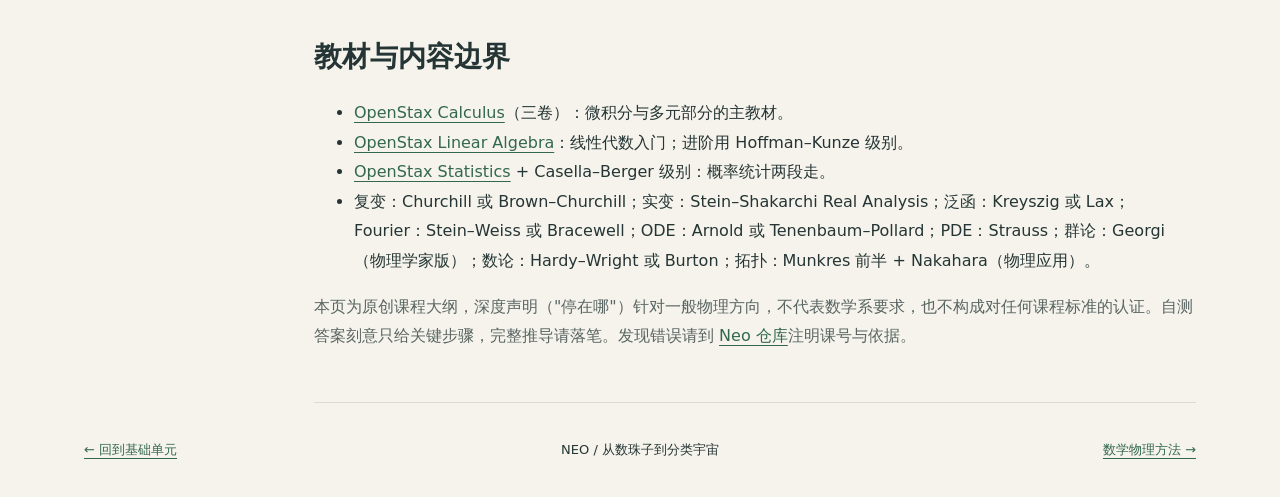
<file: curriculum.html>
<!doctype html><html lang="zh-CN"><head><meta charset="utf-8"><meta name="viewport" content="width=device-width,initial-scale=1"><meta name="description" content="Neo 课程体系：面向物理学家的数学完整路线，从小学初中高中数学、初等数学桥梁，到微积分、线性代数、概率统计、矢量分析、复变函数、实变函数、傅里叶分析、泛函分析、常微分方程、偏微分方程、群论、数论与拓扑。"><title>完整课程体系 · Neo</title><link rel="stylesheet" href="style.css"><link rel="stylesheet" href="methods.css"></head><body><a class="skip" href="#main">跳到正文</a><header><a class="brand" href="index.html">N<span>NEO / 数学桥梁</span></a><nav aria-label="主导航"><a href="index.html#map">基础单元</a><a href="methods.html">数学物理方法</a><a href="curriculum.html" aria-current="page">完整课程体系</a><a href="https://illudew.github.io/">主站 ↗</a></nav></header><main id="main">
<section class="hero"><p class="eyebrow">A FULL MATHEMATICS ROAD FOR PHYSICISTS</p><h1>从数清一颗珠子，<br>到<em>分类一个宇宙。</em></h1><p>这是面向物理学学习者的完整数学课程设计：三个阶段、十三门数学系课程。每门课回答三个问题——物理学家为什么需要它、核心线索是什么、学到什么程度才算够用。先修、自测与产物要求都写在课内，遇到符号障碍就退回上一阶段。</p><a class="button" href="#route">查看阶段地图 ↓</a><div class="hero-equation" aria-hidden="true">计数 → 变化 → 结构 → 不变性</div></section>

<section id="route"><p class="eyebrow">01 / 阶段地图</p><h2>三个阶段，一条主线。</h2><div class="cards"><a href="#stage-a"><b>阶段 A · 小初高数学</b><span>数、运算、方程、函数、图形与数据——一切物理量纲与图像的起点。</span></a><a href="#stage-b"><b>阶段 B · 初等数学桥梁</b><span>证明方法、古典几何、组合与离散推理——从"会算"走向"会证"。</span></a><a href="#calculus"><b>阶段 C · 数学系核心</b><span>十三门课程的系统路线：分析线、代数线与概率线并行推进。</span></a></div><p class="note">三条并行路线：<strong>分析线</strong> 微积分 → 常微分方程 → 矢量分析 → 偏微分方程 → 傅里叶分析 → 复变函数 → 实变函数 → 泛函分析；<strong>代数线</strong> 线性代数 → 群论 → 拓扑（并衔接数论）；<strong>概率线</strong> 组合计数 → 概率论与数理统计 → 统计物理。不要按编号从头学到尾——按<a href="#plan">两年规划</a>与你的物理问题选课。</p></section>

<section id="how"><p class="eyebrow">02 / 怎么用这份课程表</p><h2>每门课只回答三个问题。</h2><p><strong>为什么需要：</strong>给出这门课在物理学中的真实用途，而不是"数学很美"。<strong>学到什么程度：</strong>列出核心内容与一个明确的停止信号——多数物理方向不需要数学系的完整深度。<strong>怎么检查：</strong>每课附一道自测与一个产物任务；能完成产物，就可以继续下一门。</p><details><summary>常见误解：把课程当作收藏清单。</summary><p>十三门课全部"学过"但都不会用，不如精通微积分、线性代数与常微分方程后带着真实问题回补。本页的依赖图比完成度更重要。</p></details></section>

<div class="reading"><aside aria-label="课程目录"><strong>阶段 A / B</strong><a href="#stage-a">A · 小初高数学</a><a href="#stage-b">B · 初等数学桥梁</a><strong>阶段 C · 分析线</strong><a href="#calculus">C1 · 微积分</a><a href="#ode">C9 · 常微分方程</a><a href="#vector">C4 · 矢量分析</a><a href="#pde">C10 · 偏微分方程</a><a href="#fourier">C7 · 傅里叶分析</a><a href="#complex">C5 · 复变函数</a><a href="#real">C6 · 实变函数</a><a href="#functional">C8 · 泛函分析</a><strong>代数与几何线</strong><a href="#linalg">C2 · 线性代数</a><a href="#groups">C11 · 群论</a><a href="#number">C12 · 数论</a><a href="#topology">C13 · 拓扑</a><strong>概率线</strong><a href="#probability">C3 · 概率论与数理统计</a><strong>整合</strong><a href="#capstone">D · 回归物理</a><a href="#plan">两年规划</a><a href="#sources">教材与边界</a></aside><article>

<section id="stage-a"><p class="eyebrow">阶段 A / 无需先修</p><h2>小初高数学：物理语言的字母表。</h2><p><strong>为什么需要：</strong>每一个物理公式都在用这个阶段的零件。量纲是幂运算，图像是函数，受力分解是三角，误差条是数据与均值。这一阶段的目标不是"会做题"，而是把每个符号与一个物理量绑定。</p><div class="formula">数与运算：分数、幂、根 → 比例与量纲 LT⁻¹<br>代数式与方程：因式分解、移项 → 公式反解<br>函数与图像：线性、二次、指数、对数、三角 → 物理曲线<br>几何与三角：平面几何、正弦余弦定理 → 光路与力<br>数据与随机：平均、离散、简单概率 → 误差条与计数</div><p><strong>核心线索：</strong>指数与对数决定你能否理解放射衰变与能标；三角函数决定你能否读懂波动；"函数是输入输出的对应关系"这一观念，是后面一切（分布、算符、态）的地基。</p><p><strong>学到什么程度：</strong>能徒手画出 v–t、F–x、势能曲线并读出斜率与面积的物理含义；能把 sin、log 的自变量说清是否无量纲。达到后即可进入<a href="index.html#dimensions">量纲单元</a>。</p><details><summary>自测：为什么 ln(2 m) 是错误写法？</summary><p>对数、指数与三角函数的自变量必须无量纲。正确写法是 ln(ℓ/ℓ₀)，其中 ℓ₀ 是参考长度；比值的对数才不随单位制改变。</p></details><p class="task">产物：列一张"符号—物理量—单位"对照表，覆盖分数幂、三角、指数对数各一个真实公式（如衰变律、单摆、欧姆定律）。</p></section>

<section id="stage-b"><p class="eyebrow">阶段 B / 先修：阶段 A</p><h2>初等数学：从会算到会证。</h2><p><strong>为什么需要：</strong>数学系课程的第一道墙不是难度，而是文体——定义、定理、证明。不先学会"反证"与"归纳"，会在实变函数与抽象代数里同时迷路。这一阶段是桥梁，不是内容本身。</p><div class="formula">证明方法：直接、逆否、反证、数学归纳法<br>古典几何：欧几里得公理体系、尺度圆规作图<br>组合与离散：计数、抽屉原理、简单图论<br>初等数论：整除、素数、模运算</div><p><strong>核心线索：</strong>归纳法证明 1+2+…+n = n(n+1)/2，与归纳法定义数列递推，是同一种思维；欧几里得"五条公理推出全部"让你第一次见到公理化——它将在<a href="#topology">拓扑</a>与<a href="#groups">群论</a>中反复出现。非欧几何的伏笔（第五公设独立）是广义相对论的数学前史。</p><p><strong>学到什么程度：</strong>能独立写出一个反证（如 √2 无理）与一个归纳证明；能解释鸽巢原理为什么保证"至少一个"。达标即可进入阶段 C。</p><details><summary>自测：模 7 意义下 3⁶ ≡ 1，用它能心算什么？</summary><p>3²⁰²⁶ mod 7：2026 = 6×337 + 4，故等价于 3⁴ = 81 ≡ 4。模运算把大指数压缩到有限集合——这正是群论中"阶"的雏形。</p></details><p class="task">产物：用反证法证明素数有无穷多个，再用归纳法证明一个求和公式；注明每一步用了哪种推理规则。</p></section>

<section id="calculus"><p class="eyebrow">C1 · 微积分（数学分析）/ 先修：阶段 A、B</p><h2>微积分：把"变化"变成可计算的对象。</h2><p><strong>为什么需要：</strong>物理定律几乎总写成变化率或累积量。牛顿第二定律是导数，功是积分，Taylor 近似是"局部线性化"的定量版本。不会微积分，物理公式只是咒语。</p><div class="formula">f(x+Δx) ≈ f(x) + f′(x)Δx + ½f″(x)Δx² + …<br>W = ∫ F(x) dx，dU/dt = ∂U/∂t + ∇U·v<br>Σ 1/n 发散，Σ 1/n² 收敛：级数需要判别</div><p><strong>核心内容：</strong>单变量微分与积分（中值定理、Taylor 公式、Newton–Leibniz）；多变量微积分（偏导、链式法则、重积分、隐函数与极值）；无穷级数与一致收敛的初步观念。数学分析教材（如 Ch. Walter 或国内"数分"）比工科"高数"多出的部分——确界原理、收敛判别——正是你后面需要的严格性训练。</p><p><strong>物理学家停在哪：</strong>会做 Taylor 展开并估计余项、会在曲线坐标下换元积分、能判断级数是否收敛，即可继续。测度式的积分理论留给<a href="#real">实变函数</a>。</p><details><summary>自测：为什么 sin θ ≈ θ 只在 θ 以弧度为单位时成立？</summary><p>Taylor 系数 −1/6 来自对 sin 求导两次，而 (d/dθ)sin θ = cos θ 只对弧度成立；角度制会引入 π/180 的因子，一阶近似系数不再是 1。</p></details><p class="task">产物：对单摆恢复力做二阶 Taylor 近似，写明余项量级与适用角度范围。配套阅读 <a href="index.html#derivative">导数单元</a> 与 <a href="index.html#integral">积分单元</a>。</p></section>

<section id="linalg"><p class="eyebrow">C2 · 线性代数 / 先修：平面坐标与矩阵乘法</p><h2>线性代数：多自由度世界的语法。</h2><p><strong>为什么需要：</strong>耦合振子的简正模式、转动惯量主轴、量子力学的态叠加与测量、数据拟合的最小二乘——全是同一个问题：线性映射在什么基下最简单。线性代数是物理中使用频率最高的一门课。</p><div class="formula">Av = λv：不变方向与缩放因子<br>A = QΛQᵀ（实对称谱分解）<br>⟨u,v⟩ = uᵀMv：带度量的内积</div><p><strong>核心内容：</strong>向量空间、子空间与基；线性映射与矩阵（二者是对象与表示的关系）；行列式的几何意义（体积缩放）；特征值与对角化；内积空间、正交性与投影；实对称/厄米矩阵的谱定理；二次型与 SVD 初步。</p><p><strong>物理学家停在哪：</strong>能对角化 2×2 与 3×3 实对称矩阵并解释其物理（简正模式频率、主轴），能把量子力学的"态=向量、 observable=厄米矩阵"讲清楚，就够支撑后续课程。抽象模理论不必深入。</p><details><summary>自测：矩阵相似 A′ = P⁻¹AP 时，什么不变？</summary><p>特征多项式、特征值、迹与行列式不变——它们是线性映射本身的性质；特征向量的分量则随基改变。这正是"对象不变、表示改变"的第一个例子。</p></details><p class="task">产物：写出双摆小角近似的动能与势能矩阵，广义特征值问题 M⁻¹K 求出两个简正频率。配套 <a href="index.html#vectors">向量与矩阵单元</a>。</p></section>

<section id="probability"><p class="eyebrow">C3 · 概率论与数理统计 / 先修：微积分、组合计数</p><h2>概率与统计：从有限观测到可信结论。</h2><p><strong>为什么需要：</strong>测量有噪声，统计物理以概率为语言，量子力学Born 规则直接是概率公理。物理学家需要的不是"背分布表"，而是能判断一个结论在数据下是否成立。</p><div class="formula">P(A∪B) = P(A)+P(B)−P(A∩B)<br>大数定律：x̄ → μ；中心极限：√n(x̄−μ)/σ ⇒ N(0,1)<br>似然 L(θ) = Π p(xᵢ|θ)，MLE 取 argmax</div><p><strong>核心内容：</strong>概率空间与条件概率、独立性；随机变量、分布与密度（换元与卷积）；数字特征；大数定律与中心极限定理（条件版本）；参数估计（矩法、MLE、Cramér–Rao 直觉）；假设检验与置信区间；贝叶斯公式与先验的作用。</p><p><strong>物理学家停在哪：</strong>能推导理想气体速率分布的归一化、能从计数数据写出 Poisson 似然并拟合、能解释 p 值不是什么，即可。测度论概率的严格化在<a href="#real">实变函数</a>之后选修。</p><details><summary>自测：100 次独立重复中事件发生 0 次，能否断言其概率为 0？</summary><p>不能。若 p = 0.01，(1−p)¹⁰⁰ ≈ 0.37，观测到 0 次完全正常。应报告置信上界（约 3/100 量级），而不是点估计 0。</p></details><p class="task">产物：给一组带噪测量做 MLE 拟合并报告参数不确定度，注明独立性假设是否成立。配套 <a href="methods.html#statistics">统计单元</a> 与 <a href="index.html#uncertainty">误差传播</a>。</p></section>

<section id="vector"><p class="eyebrow">C4 · 矢量分析 / 先修：多元微积分</p><h2>矢量分析：场的微积分。</h2><p><strong>为什么需要：</strong>电磁、流体、引力都是空间中的场。Maxwell 方程组的微分形式、流体力学的连续性方程，全部用 ∇、div、curl 写成三个短公式——不用矢量分析就要写一百二十个分量方程。</p><div class="formula">∇·E = ρ/ε₀，∇×B = μ₀J + μ₀ε₀∂E/∂t<br>∮_C F·dr = ∬_S (∇×F)·dS（Stokes）<br>∯_S F·dS = ∭_V ∇·F dV（Gauss）</div><p><strong>核心内容：</strong>标量场与矢量场；梯度、散度、旋度的定义与物理直觉（最速上升、通量源、环流密度）；线面积分与三类基本定理（Green、Stokes、Gauss）；正交曲线坐标（柱、球）下的算子形式；Helmholtz 分解初步。</p><p><strong>物理学家停在哪：</strong>能把积分形式的定律改写为微分形式、能在球坐标下算点电荷的散度并理解 δ 函数的出现，即可。曲线坐标的严格几何（微分形式）由<a href="methods.html#tensor">张量单元</a>衔接。</p><details><summary>自测：∇×(∇f) = 0 对任何光滑 f 成立，它的物理推论是什么？</summary><p>保守力场无旋，因而沿闭合路径做功为零、可定义势能。反过来说，感应电场 ∇×E ≠ 0 意味着"电压"在变化磁场区域不再是良定义的路径无关量。</p></details><p class="task">产物：用 Gauss 定理求均匀带电球内外的电场，再直接积分验证一处。这是矢量分析最标准的物理演练。</p></section>

<section id="complex"><p class="eyebrow">C5 · 复变函数 / 先修：微积分、Euler 公式</p><h2>复变函数：解析性带来的杠杆。</h2><p><strong>为什么需要：</strong>复可导的条件远强于实可导，因此"解析"几乎自动给出一切：留数定理把最难的实积分变成代数运算，解析延拓把色散关系与因果性联系起来，共形映射解二维场问题。量子力学的复数更是不可回避的语言。</p><div class="formula">∂u/∂x = ∂v/∂y，∂u/∂y = −∂v/∂x（Cauchy–Riemann）<br>∮_C f(z)dz = 2πi Σ Res(f, 极点)<br>f(z) = Σ aₙ(z−z₀)ⁿ ↔ 无穷次可导</div><p><strong>核心内容：</strong>解析函数与 Cauchy–Riemann 方程；Cauchy 积分定理与积分公式；Laurent 级数与留数计算（含实积分）；共形映射与二维 Laplace 问题（绕流、平面静电）；解析延拓与多值函数（sqrt、log 的分支）；留数在物理积分（Kramers–Kronig、Feynman 传播子 iε）中的用法。</p><p><strong>物理学家停在哪：</strong>能用留数计算 ∫₀^∞ dx/(1+x²) 类积分、能解释极点与共振寿命的关系（E → Γ/2），即可。单值化与黎曼曲面深理论按需选修。</p><details><summary>自测：e^(1/z) 在 z = 0 是什么奇点？留数是多少？</summary><p>本性奇点（Laurent 主部无穷项）。展开 e^(1/z) = Σ z⁻ⁿ/n!，z⁻¹ 系数为 1，故留数为 1。极点阶数有限才可用求导公式，此处必须回级数。</p></details><p class="task">产物：用留数计算 ∫₋∞^∞ dx/(x²+1)²，并说明为什么上半圆的大弧贡献消失（Jordan 引理条件）。</p></section>

<section id="real"><p class="eyebrow">C6 · 实变函数 / 先修：微积分、证明方法</p><h2>实变函数：把积分与极限做扎实。</h2><p><strong>为什么需要：</strong>物理计算里"先积分再取极限"和"先取极限再积分"天天互换次序，而合法性正是实变函数的内容。Lebesgue 积分同时是概率论的公理化地基（Kolmogorov）与量子力学 L² 空间的前提。</p><div class="formula">lim ∫ fₙ = ∫ lim fₙ 需要控制函数：|fₙ| ≤ g，g 可积<br>‖f‖₂ = (∫|f|² dx)½：平方可积函数构成空间<br>测度：可数并的"长度"，零测集不影响积分</div><p><strong>核心内容：</strong>集合与基数；测度的构造（外测度→可测集）；可测函数与几乎处处收敛；Lebesgue 积分与三大收敛定理（单调、控制、Fatou）；Lp 空间初步；微积分基本定理的重新表述。</p><p><strong>物理学家停在哪：</strong>能判断一次"极限与积分交换"是否合法、知道 Riemann 不可积但 Lebesgue 可积的例子、理解 L² 是完备内积空间（通往<a href="#functional">泛函分析</a>），即可。一般测度空间与遍历理论按方向选修。</p><details><summary>自测：Dirichlet 函数（有理点取 1，无理点取 0）为何 Riemann 不可积而 Lebesgue 可积？</summary><p>任何区间内有理与无理都稠密，Riemann 和的振幅不收敛；但无理集测度为 1，函数几乎处处为 0，Lebesgue 积分存在且等于 0。这解释了"零测集可忽略"为何是物理中常见的默认前提。</p></details><p class="task">产物：写出一次你熟悉的物理推导（如波包归一化随时间不变），指出其中哪一步需要控制收敛定理保证。</p></section>

<section id="fourier"><p class="eyebrow">C7 · 傅里叶分析 / 先修：微积分、内积、复数</p><h2>傅里叶分析：物理的第二语言。</h2><p><strong>为什么需要：</strong>线性系统用频率描述，晶体衍射是散射波的傅里叶变换，量子力学的位置与动量表象是一对 Fourier 变换，PDE 的分离变量本质是找 Laplace 算子的特征函数。这是使用频率仅次于微积分的工具。</p><div class="formula">f̂(ξ) = ∫ f(x)e^(−2πixξ)dx，f(x) = ∫ f̂(ξ)e^(2πixξ)dξ<br>卷积定理：ℱ(f∗g) = f̂·ĝ<br>不确定性：Δx·Δξ ≥ 1/4π</div><p><strong>核心内容：</strong>三角 Fourier 级数与正交性；均方收敛与逐点收敛的区别（Dirichlet 条件、Gibbs 现象）；Fourier 变换及其性质（微分变乘法、卷积、缩放）；分布与 δ 函数的严格化；离散变换与采样、混叠；多维 Fourier 与衍射；特征函数展开的一般观点。</p><p><strong>物理学家停在哪：</strong>会查会用变换性质表、能解"高斯脉冲经过色散介质"类问题、理解采样定理的适用条件，即可。调和分析的收敛理论深水区（Carleson 定理等）不必追。</p><details><summary>自测：为什么方波的 Fourier 级数在跳变点不收敛到函数值？</summary><p>逐点收敛到左右极限的平均 ½(f⁺+f⁻)，且部分和在跳变附近有约 9% 的过冲（Gibbs），项数增加只压缩过冲宽度、不压低高度。均方收敛仍然成立——两种"收敛"不是一回事。</p></details><p class="task">产物：用 Fourier 变换解自由粒子的波包扩散 σ(t) = σ₀√(1+(ħt/2mσ₀²)²)。配套 <a href="methods.html#fourier">Fourier 与采样单元</a>。</p></section>

<section id="functional"><p class="eyebrow">C8 · 泛函分析 / 先修：线性代数、实变、傅里叶</p><h2>泛函分析：把函数当作点。</h2><p><strong>为什么需要：</strong>量子力学的公理体系（态是 Hilbert 空间射线、可观测量是自伴算符、谱决定测量结果）就是泛函分析；变分法、Green 函数、散射理论都建立在无穷维空间的结构上。没有它，Dirac 记号只是类比。</p><div class="formula">Hilbert 空间：完备 + 内积；L² 是标准例子<br>自伴算符谱定理：Â = Σ λₙ|n⟩⟨n|（离散谱情形）<br>有界算符对偶：⟨f,x⟩ ↔ f ∈ H*</div><p><strong>核心内容：</strong>赋范空间与完备性（Banach）；Hilbert 空间、正交基与投影定理；有界线性算符、伴随与自伴；谱定理（紧算符与无界自伴算符的陈述层面）；分布（广义函数）与 Sobolev 空间初步；压缩映射与变分问题可解性。</p><p><strong>物理学家停在哪：</strong>能区分点谱/连续谱、解释为什么动量算符"本征态"不是态而是分布、知道 Stone 定理（自伴 ⇒ 幺正演化）的陈述，即可。C* 代数与算子代数留给量子场论与统计力学深方向。</p><details><summary>自测：为什么动量算符 −iħ d/dx 的"本征态" e^(ipx/ħ) 不在 Hilbert 空间里？</summary><p>它在无穷区间上平方不可积，不属于 L²。严格处理是 rigged Hilbert 空间/谱测度语言：它是广义本征函数，对应连续谱。这正是"无穷维不同于有限维"的标志性例子。</p></details><p class="task">产物：证明一维无限深势阱的位置算符谱是纯点谱并写出本征函数系，与自由粒子的连续谱对照。</p></section>

<section id="ode"><p class="eyebrow">C9 · 常微分方程 / 先修：微积分、线性代数</p><h2>常微分方程：从规律推回轨迹。</h2><p><strong>为什么需要：</strong>力学、电路、种群、宇宙学尺度因子——"给定变化规律求时间演化"就是 ODE。物理学家需要的不是解更多技巧方程，而是定性理论：解是否存在唯一、长期行为是什么、参数怎样改变行为。</p><div class="formula">x″ + 2βx′ + ω₀²x = F cos ωt：受迫阻尼振子<br>相平面：ẋ = y，ẏ = −sin x（单摆的轨道图）<br>Picard–Lipschitz：f 关于 x 局部 Lipschitz ⇒ 解局部唯一</div><p><strong>核心内容：</strong>一阶方程（分离、线性、恰当）与初值问题；解的存在唯一性与延拓（Lipschitz 条件的反例）；线性方程组与矩阵指数 e^(At)；二阶常系数与振子系统；定性理论：相平面、平衡点分类、极限环与分岔初步；幂级数解（Legendre、Bessel 的物理出身）。</p><p><strong>物理学家停在哪：</strong>会矩阵指数解线性系统、能用相平面判断阻尼与极限环、知道"通解可能漏掉奇解（如 y′=y^(2/3) 的 y≡0）"，即可。动力系统严格理论按方向选修。</p><details><summary>自测：为什么 x″ = −x³ 的周期依赖振幅，而 x″ = −x 的不依赖？</summary><p>势能 ∝ x⁴ 不是二次型，方程无尺度不变性；量纲分析给出 T ∝ A^(−1)·(常数)，振幅改变即改变时间尺度。线性谐振子的 T = 2π/ω 与 A 无关正是叠加原理的另一面。</p></details><p class="task">产物：画出阻尼单摆的相图（欠阻尼收敛、过阻尼滑移、驱动极限环三种情形各一条轨道）。配套 <a href="index.html#equation">微分方程单元</a>。</p></section>

<section id="pde"><p class="eyebrow">C10 · 偏微分方程 / 先修：ODE、矢量分析、傅里叶</p><h2>偏微分方程：连续介质的动力学。</h2><p><strong>为什么需要：</strong>场是物理的基本对象。热传导、波动、静电势、Schrödinger、Navier–Stokes 全是 PDE；而"方程+区域+边界/初始条件才构成一个物理问题"这一观念，是数值模拟与解析求解共同的地基。</p><div class="formula">∂u/∂t = α∇²u（抛物）；∂²u/∂t² = c²∇²u（双曲）；∇²u = 0（椭圆）<br>分离变量：u = Σ bₙXₙ(x)Tₙ(t)，模式衰减或振荡<br>Green 函数：u = ∫ G(x,x′)s(x′)dx′，边界写进 G</div><p><strong>核心内容：</strong>三类经典方程与特征（依赖区域、传播速度）；一阶方程特征线法；分离变量与 Sturm–Liouville 本征问题（正交性来源）；积分变换解全空间问题；Green 函数与 Poisson 公式；能量方法与唯一性、稳定性（well-posedness）初步；数值接口（见<a href="methods.html#numerics">数值计算</a>）。</p><p><strong>物理学家停在哪：</strong>能在矩形、圆盘、球三种区域上分离变量（会查 Bessel/Legendre 表）、能用能量方法证明热方程解唯一、能判断一个问题适不适定，即可。线性算子谱理论视角由<a href="#functional">泛函分析</a>补。</p><details><summary>自测：为什么 Laplace 方程的解在区域内部没有局部极大值？</summary><p>极值原理：调和函数的最值在边界取得。物理推论是稳态温度分布内部无热点、静电场内部无势阱——没有电荷就没有"势的局部极小"，这直接解释了 Earnshaw 定理。</p></details><p class="task">产物：用分离变量解矩形薄膜的振动频率 ω_mn，并说明圆盘情形为何出现 Bessel 零点。配套 <a href="methods.html#pde">偏微分方程单元</a>。</p></section>

<section id="groups"><p class="eyebrow">C11 · 群论（抽象代数入门）/ 先修：线性代数、集合与映射</p><h2>群论：对称性的精确语言。</h2><p><strong>为什么需要：</strong>守恒律由对称性决定（Noether），基本粒子按 Poincaré 群的表示分类，晶体 230 个空间群决定衍射图谱，简并度与选择定则是表示论的直接推论。现代物理没有一处离开群论。</p><div class="formula">|G| = Σ|Clᵢ|，Lagrange：|H| 整除 |G|<br>表示：D(g₁g₂) = D(g₁)D(g₂)；特征标 χ = Tr D<br>SU(2) ⊃ SO(3) 二重覆盖：自旋 ½ 来自这里</div><p><strong>核心内容：</strong>群、子群、陪集与 Lagrange 定理；正规子群与商群；群作用、轨道与稳定子（计数 Burnside 的入口）；表示与特征标表（有限群：Cₙ、Dₙ、Sₙ、立方群）；Lie 群与 Lie 代数初步（SO(3)、SU(2)、SU(3)）；Noether 定理的表述层面。</p><p><strong>物理学家停在哪：</strong>会用特征标表分解表示、能解释角动量加法 = SU(2) 张量积分解、知道晶体点群如何限制张量形式（Neumann 原理），即可。表示环、代数群等纯数学方向不必深入。</p><details><summary>自测：为什么电子绕核转 360° 波函数变号不构成矛盾？</summary><p>物理态是射线（相差非零复数等价），SU(2) 中 2π 旋转给出 −I，与 4π 旋转（+I）在射影意义下都是恒等变换。SO(3) 的表示提升为 SU(2) 的表示，半整数自旋只存在于后者。</p></details><p class="task">产物：写出 C₃ᵥ 的特征标表，把 p 轨道与 d 轨道按不可约表示分类，解释八面体场分裂。配套 <a href="methods.html#groups">群论单元</a>。</p></section>

<section id="number"><p class="eyebrow">C12 · 数论 / 先修：初等数论、群论入门</p><h2>数论：离散结构的算术。</h2><p><strong>为什么需要：</strong>传统上这是物理学家最"用不上"的一门课——但边界正在移动：量子混沌研究能级统计与模形式，弦论与 AdS/CFT 用到自守形式，全同粒子与晶格的离散对称本质是算术问题；而数论是训练"有限对象上的严格推理"的最佳场所。建议作为代数线之后的选修。</p><div class="formula">a ≡ b (mod n) ⇔ n | (a−b)；(ℤ/nℤ)ˣ 是阶 φ(n) 的群<br>费马小定理：p 素数 ⇒ a^p ≡ a (mod p)<br>二次互反律：(p/q) 与 (q/p) 的 Legendre 符号关系</div><p><strong>核心内容：</strong>整除、GCD 与 Euclid 算法；算术基本定理；模运算与 (ℤ/nℤ)ˣ（衔接群论）；二次剩余与互反律；连分数与丢番图逼近（行星共振、KAM 的数学入口）；素数分布初步；展望：椭圆曲线、模形式及其在物理前沿的出现。</p><p><strong>物理学家停在哪：</strong>能把模运算当作有限群练习、理解丢番图逼近为何决定共振重叠阈值，即达到"物理够用"；继续深入属于兴趣驱动。</p><details><summary>自测：为什么 RSA 的安全性归结为分解大整数而非"素数难找"？</summary><p>素性检测（如 Miller–Rabin）多项式时间可完成；而由 N = pq 反推 p、q 没有已知多项式算法，φ(N) 与 d ≡ e⁻¹ mod φ(N) 的计算依赖分解。困难在于"分"，不在"找"。</p></details><p class="task">产物：用连分数展开黄金比，说明其收敛最慢为何对应"最稳定共振"（KAM 环面），给出一段物理直觉。</p></section>

<section id="topology"><p class="eyebrow">C13 · 拓扑 / 先修：实变函数、群论入门</p><h2>拓扑：连续形变下不变的东西。</h2><p><strong>为什么需要：</strong>拓扑绝缘体的量子化电导、Berry 相位与 Chern 数、宇宙弦与磁单极（真空流形的非平凡 π）、分数化激发——凝聚态与场论近三十年的语言是拓扑。它同时是"什么是空间"这门课的现代表述。</p><div class="formula">开集公理 ⇒ 连续：原像映开集为开集<br>紧致 ⇔ 序列有收敛子列（度量空间）<br>π₁(S¹) = ℤ：缠绕数不可连续消除</div><p><strong>核心内容：</strong>拓扑空间、连续映射与同胚；连通性与道路连通；紧致性（Heine–Borel 推广，物理中"配分函数良定义"的靠山）；基本群与覆盖空间（S¹、平面去掉一点）；同调初步（Betti 数、Euler 示性数）；流形与向量丛的直觉（为规范场论铺路）。</p><p><strong>物理学家停在哪：</strong>能计算并解释 π₁ 与缠绕数、知道为什么"咖啡杯≠甜甜圈"的严格版本是同胚分类、能把 TKNN 不变量读作映射 T²→S² 的次数，即可。代数拓扑的完整工具（谱序列等）留给数学物理方向。</p><details><summary>自测：为什么有限深势阱的束缚态个数有限，而谐振子的无限？</summary><p>束缚态计数与势阱"吸引强度"的拓扑/变分判据（Cwikel–Lieb–Rosenblum 型）相关：紧支撑势的负能级有限；V = x² 无界，能级趋于无穷。这展示了空间完备性与紧致性如何在物理谱上留下痕迹。</p></details><p class="task">产物：证明 S¹ 与 ℝ\{0} 不同胚（提示：去掉一点后的连通分量数），再解释这一不变量如何对应"缠绕能否解开"。</p></section>

<section id="capstone"><p class="eyebrow">阶段 D / 先修：至少三门 C 课程</p><h2>回归物理：课程在真实问题中会师。</h2><p>课程的终点不是"学完"，而是能同时调用多门课。四个标准会师项目：</p><div class="cards"><a href="#fourier"><b>热方程与声子谱</b><span>分离变量 + Fourier + 线性代数正交基 → 固体比热。</span></a><a href="#functional"><b>量子力学公理</b><span>Hilbert 空间 + 自伴谱定理 + 群表示 → 角动量与选择定则。</span></a><a href="#vector"><b>Maxwell 与规范场</b><span>矢量分析 + 复变/张量 + 群论 U(1) → 从静电到规范不变性。</span></a><a href="#topology"><b>拓扑物态</b><span>傅里叶（布洛赫带）+ 泛函（谱投影）+ 拓扑（Chern 数）→ 量子化电导。</span></a></div><p class="note">每个项目都应产出可检查的东西：一次完整推导、一段可复现代码、或一页能讲给同学听的报告。只"看懂"不算完成。</p></section>

<section id="plan"><p class="eyebrow">03 / 两年规划示例</p><h2>一门分析课 + 一门代数/概率课，交替推进。</h2><div class="table-scroll"><table><caption>建议节奏（每周 8–12 小时数学，与物理主线并行）</caption><thead><tr><th>学期</th><th>分析线</th><th>代数 / 概率线</th><th>会师项目</th></tr></thead><tbody><tr><td>第 1 学期</td><td>微积分（含级数）</td><td>线性代数</td><td>双摆简正模式</td></tr><tr><td>第 2 学期</td><td>常微分方程</td><td>概率论与数理统计</td><td>受迫阻尼 + 噪声拟合</td></tr><tr><td>第 3 学期</td><td>矢量分析 → 偏微分方程</td><td>复变函数</td><td>带电球与留数积分</td></tr><tr><td>第 4 学期</td><td>傅里叶分析 → 实变函数</td><td>群论</td><td>波包扩散 + 特征标表</td></tr><tr><td>选修学期</td><td>泛函分析</td><td>拓扑 / 数论</td><td>按研究方向选会师项目</td></tr></tbody></table></div><p class="note">依赖关系优先于进度表：学不动 PDE 就回补 Fourier 与 ODE；群论卡住通常是因为线性代数（基变换、张量积直觉）不牢。本页 13 门课全部自测通过前，不必追求"学完数学系"。</p></section>

<section id="sources"><h2>教材与内容边界</h2><ul><li><a href="https://openstax.org/details/books/calculus-volume-1">OpenStax Calculus</a>（三卷）：微积分与多元部分的主教材。</li><li><a href="https://openstax.org/details/books/linear-algebra">OpenStax Linear Algebra</a>：线性代数入门；进阶用 Hoffman–Kunze 级别。</li><li><a href="https://openstax.org/details/books/introductory-statistics-2e">OpenStax Statistics</a> + Casella–Berger 级别：概率统计两段走。</li><li>复变：Churchill 或 Brown–Churchill；实变：Stein–Shakarchi Real Analysis；泛函：Kreyszig 或 Lax；Fourier：Stein–Weiss 或 Bracewell；ODE：Arnold 或 Tenenbaum–Pollard；PDE：Strauss；群论：Georgi（物理学家版）；数论：Hardy–Wright 或 Burton；拓扑：Munkres 前半 + Nakahara（物理应用）。</li></ul><p>本页为原创课程大纲，深度声明（"停在哪"）针对一般物理方向，不代表数学系要求，也不构成对任何课程标准的认证。自测答案刻意只给关键步骤，完整推导请落笔。发现错误请到 <a href="https://github.com/illudew/neo/issues">Neo 仓库</a>注明课号与依据。</p></section>

</article></div></main><footer><a href="index.html">← 回到基础单元</a><span>NEO / 从数珠子到分类宇宙</span><a href="methods.html">数学物理方法 →</a></footer></body></html>
</file>
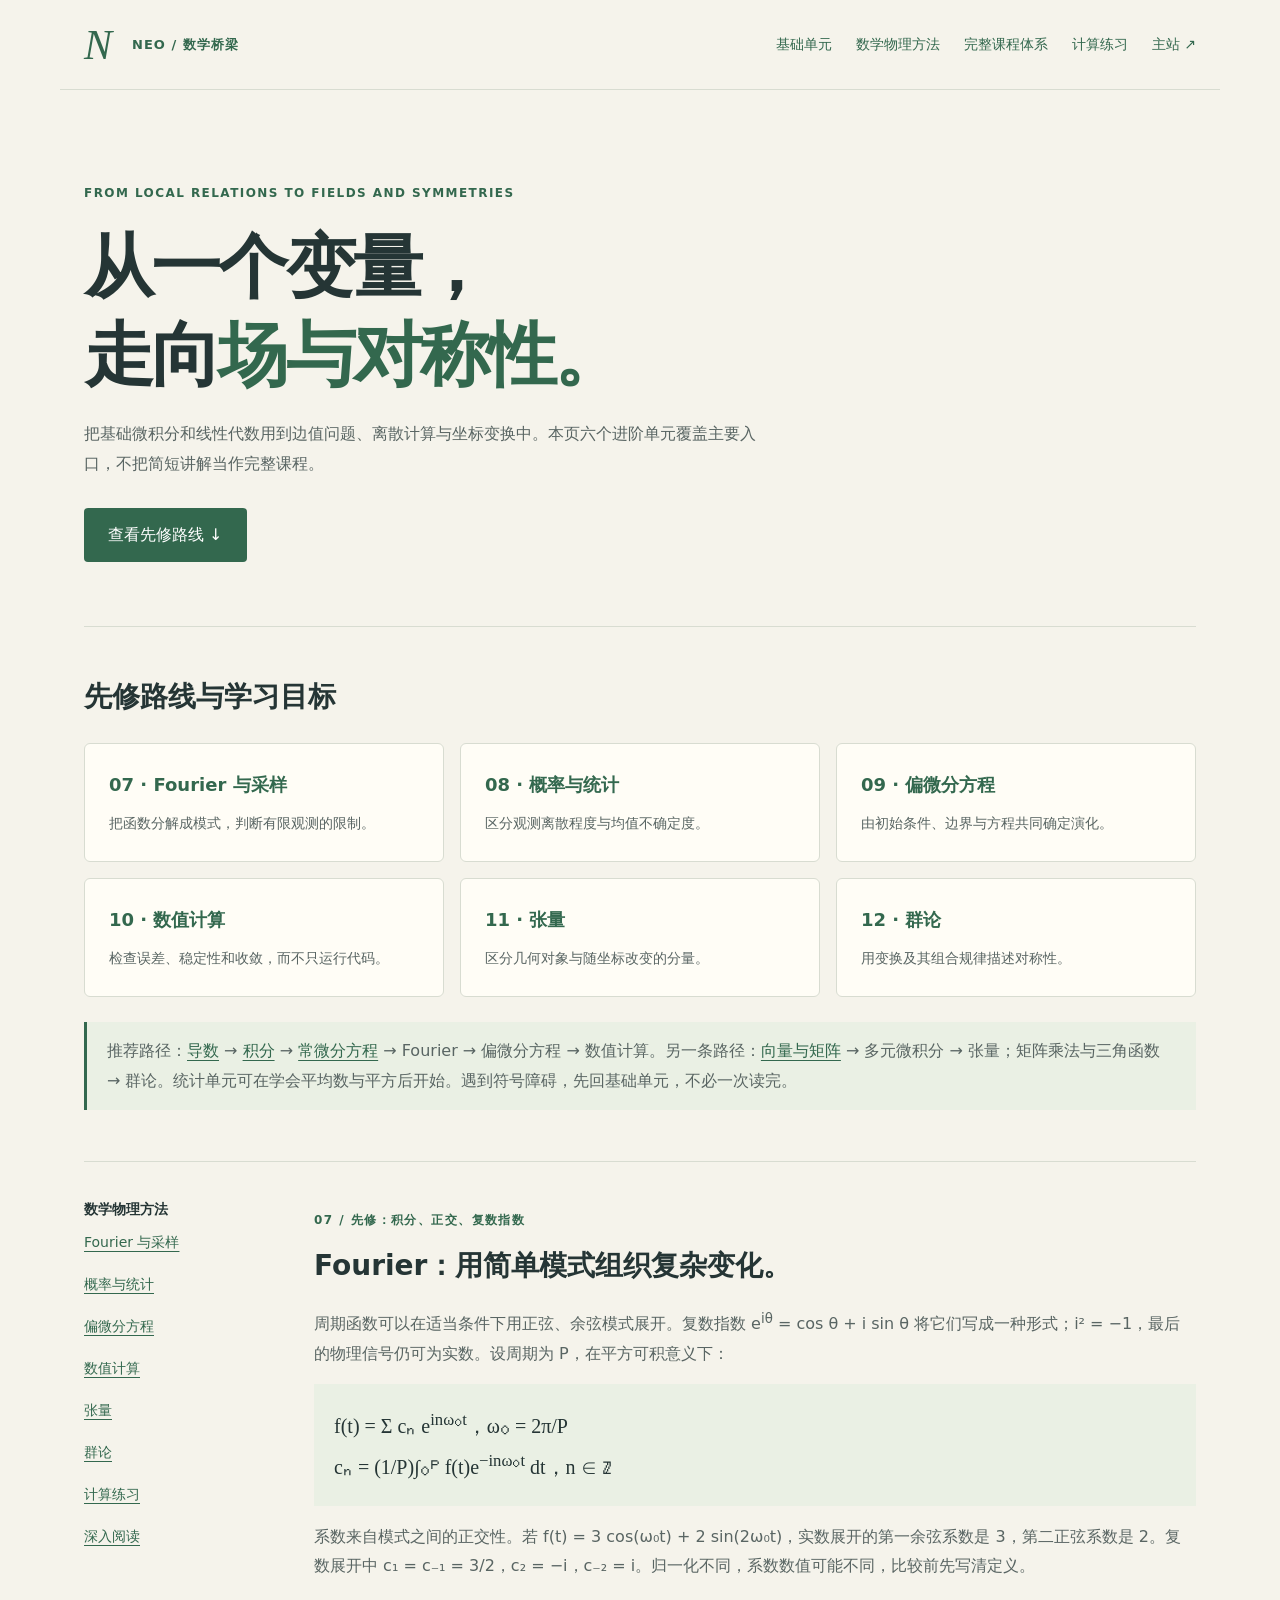
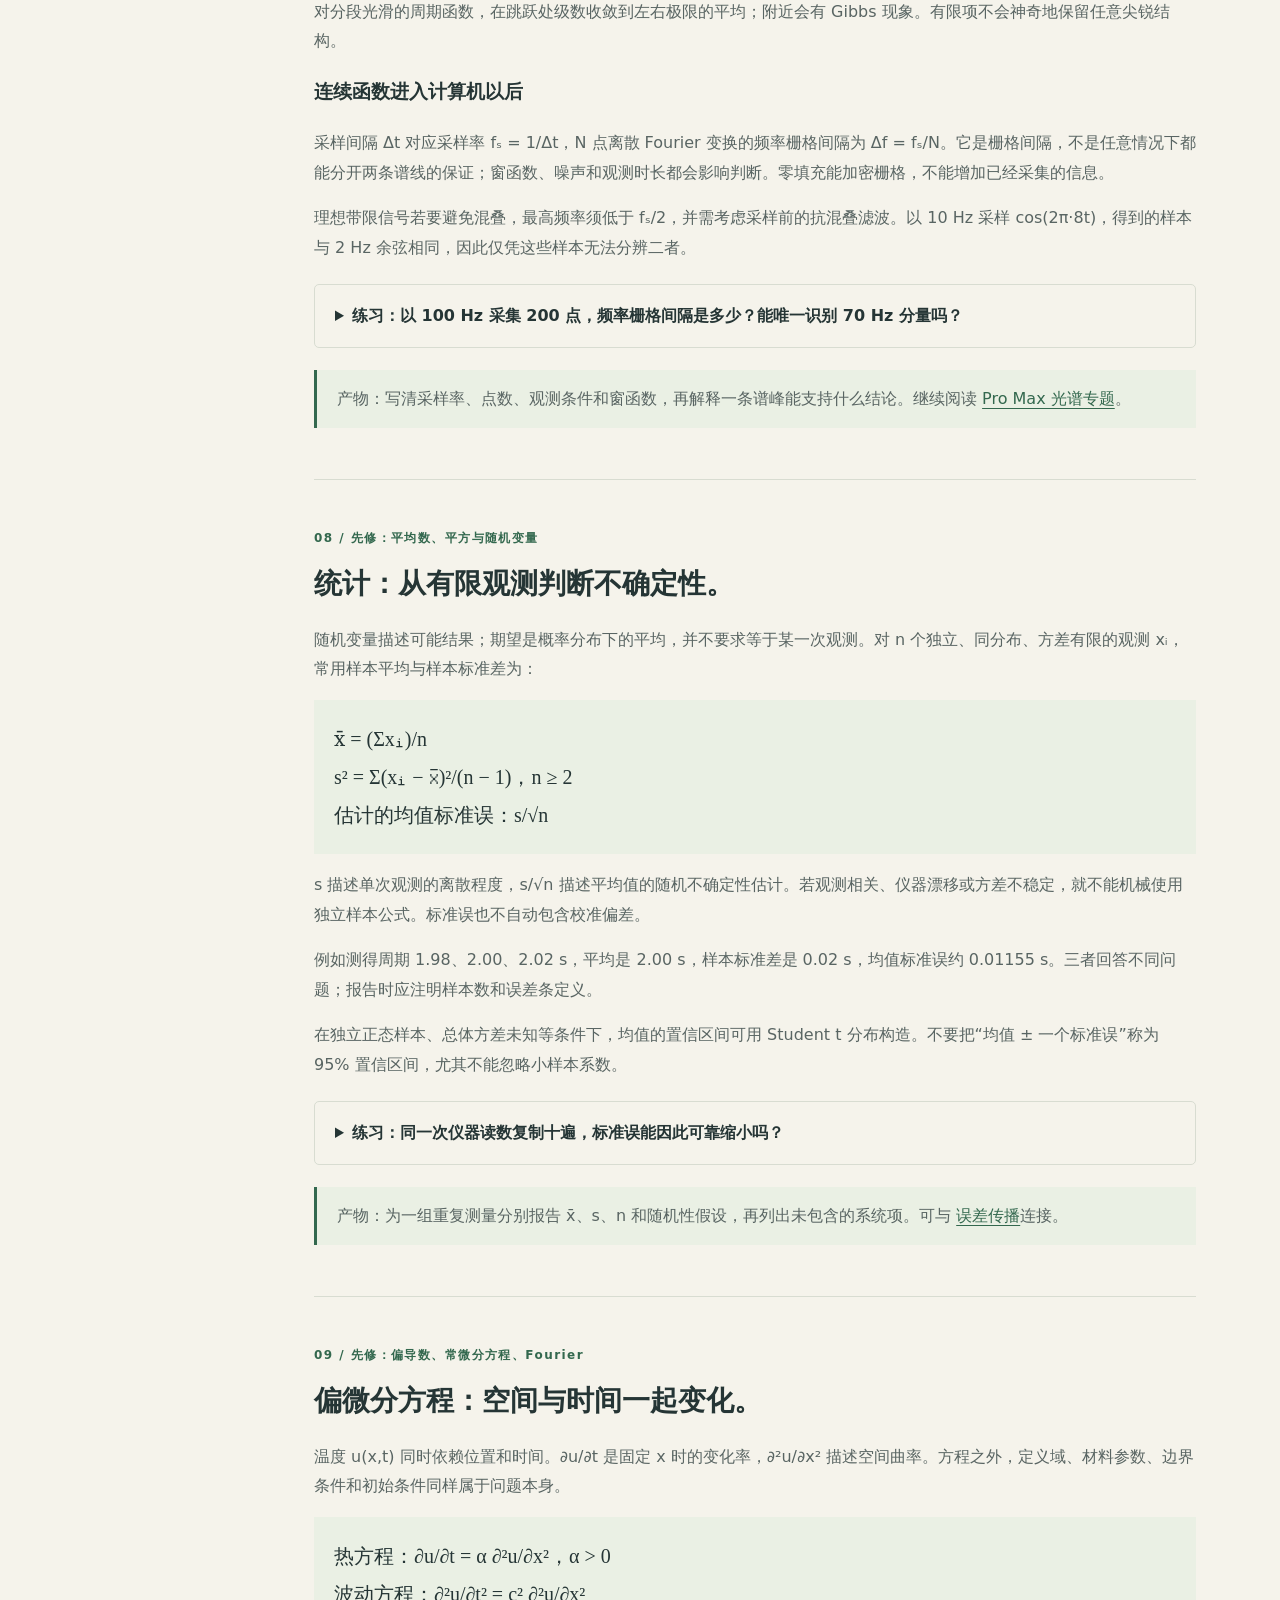
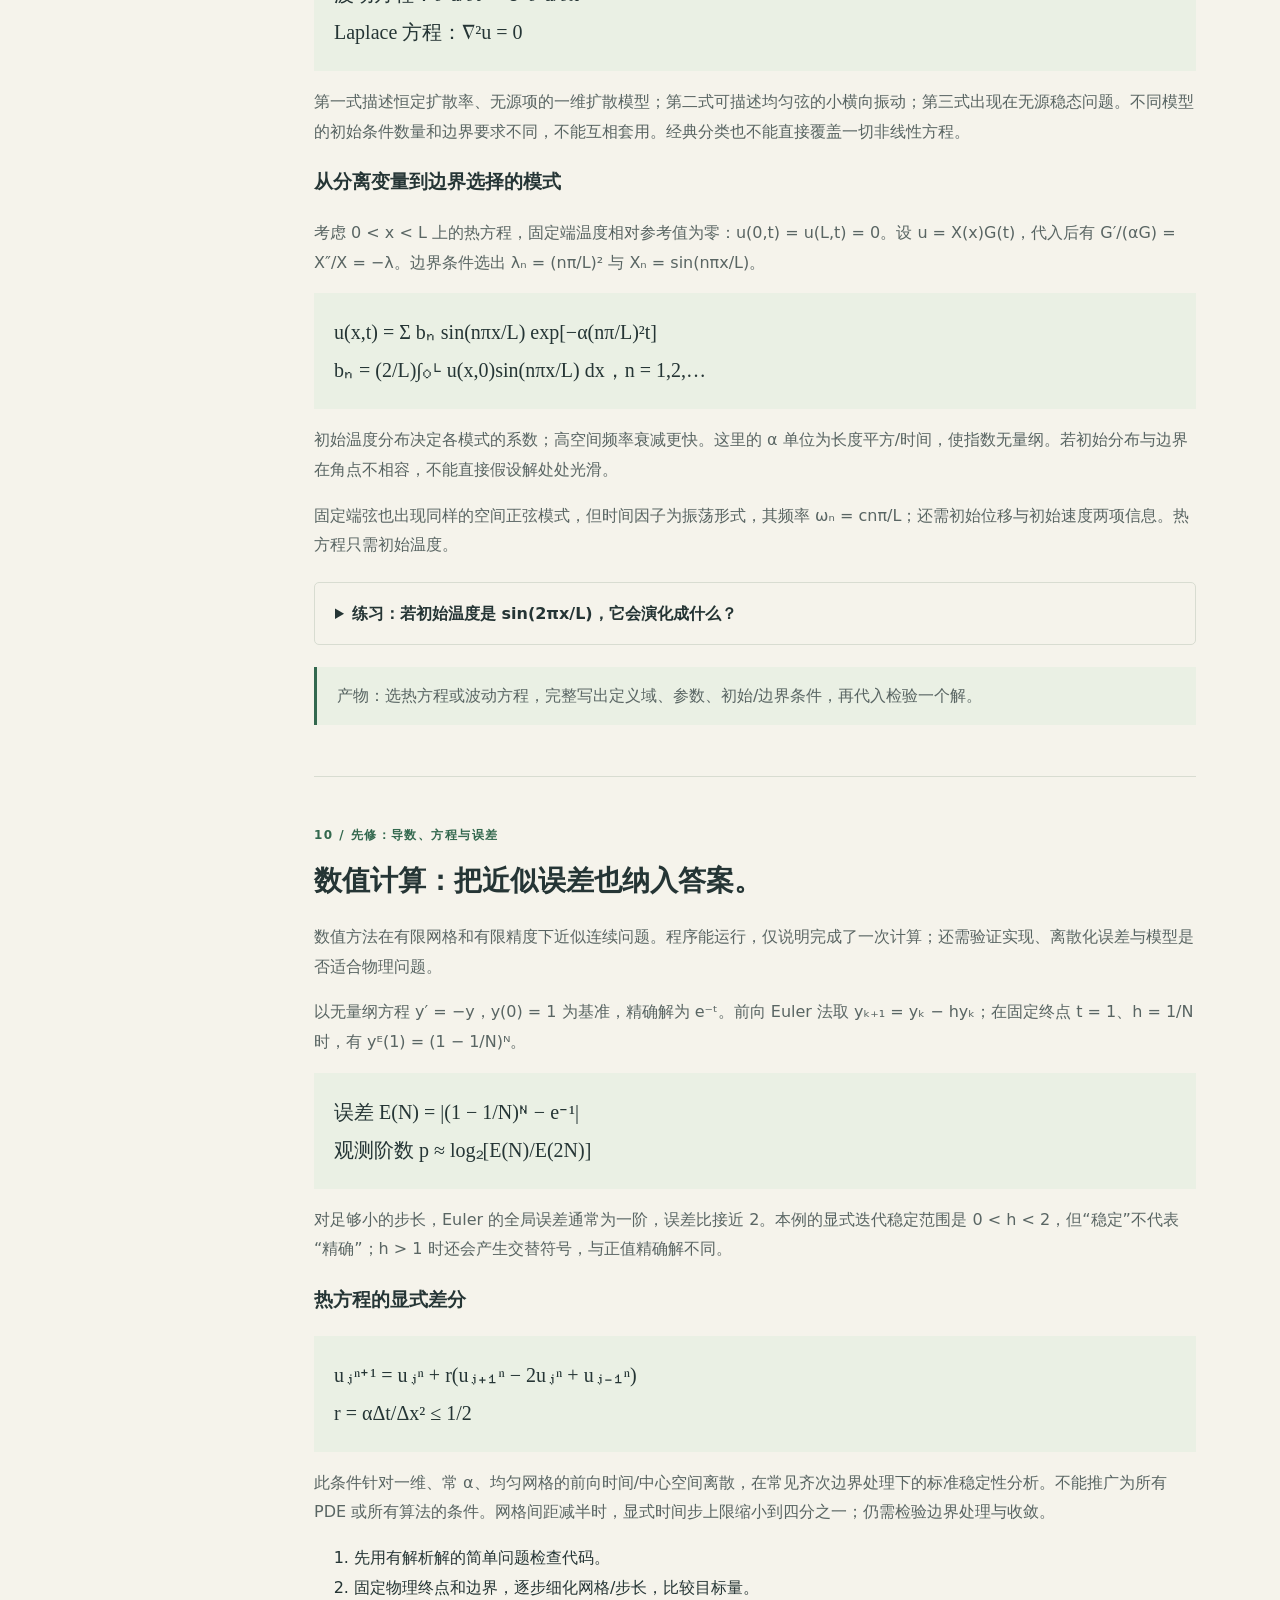
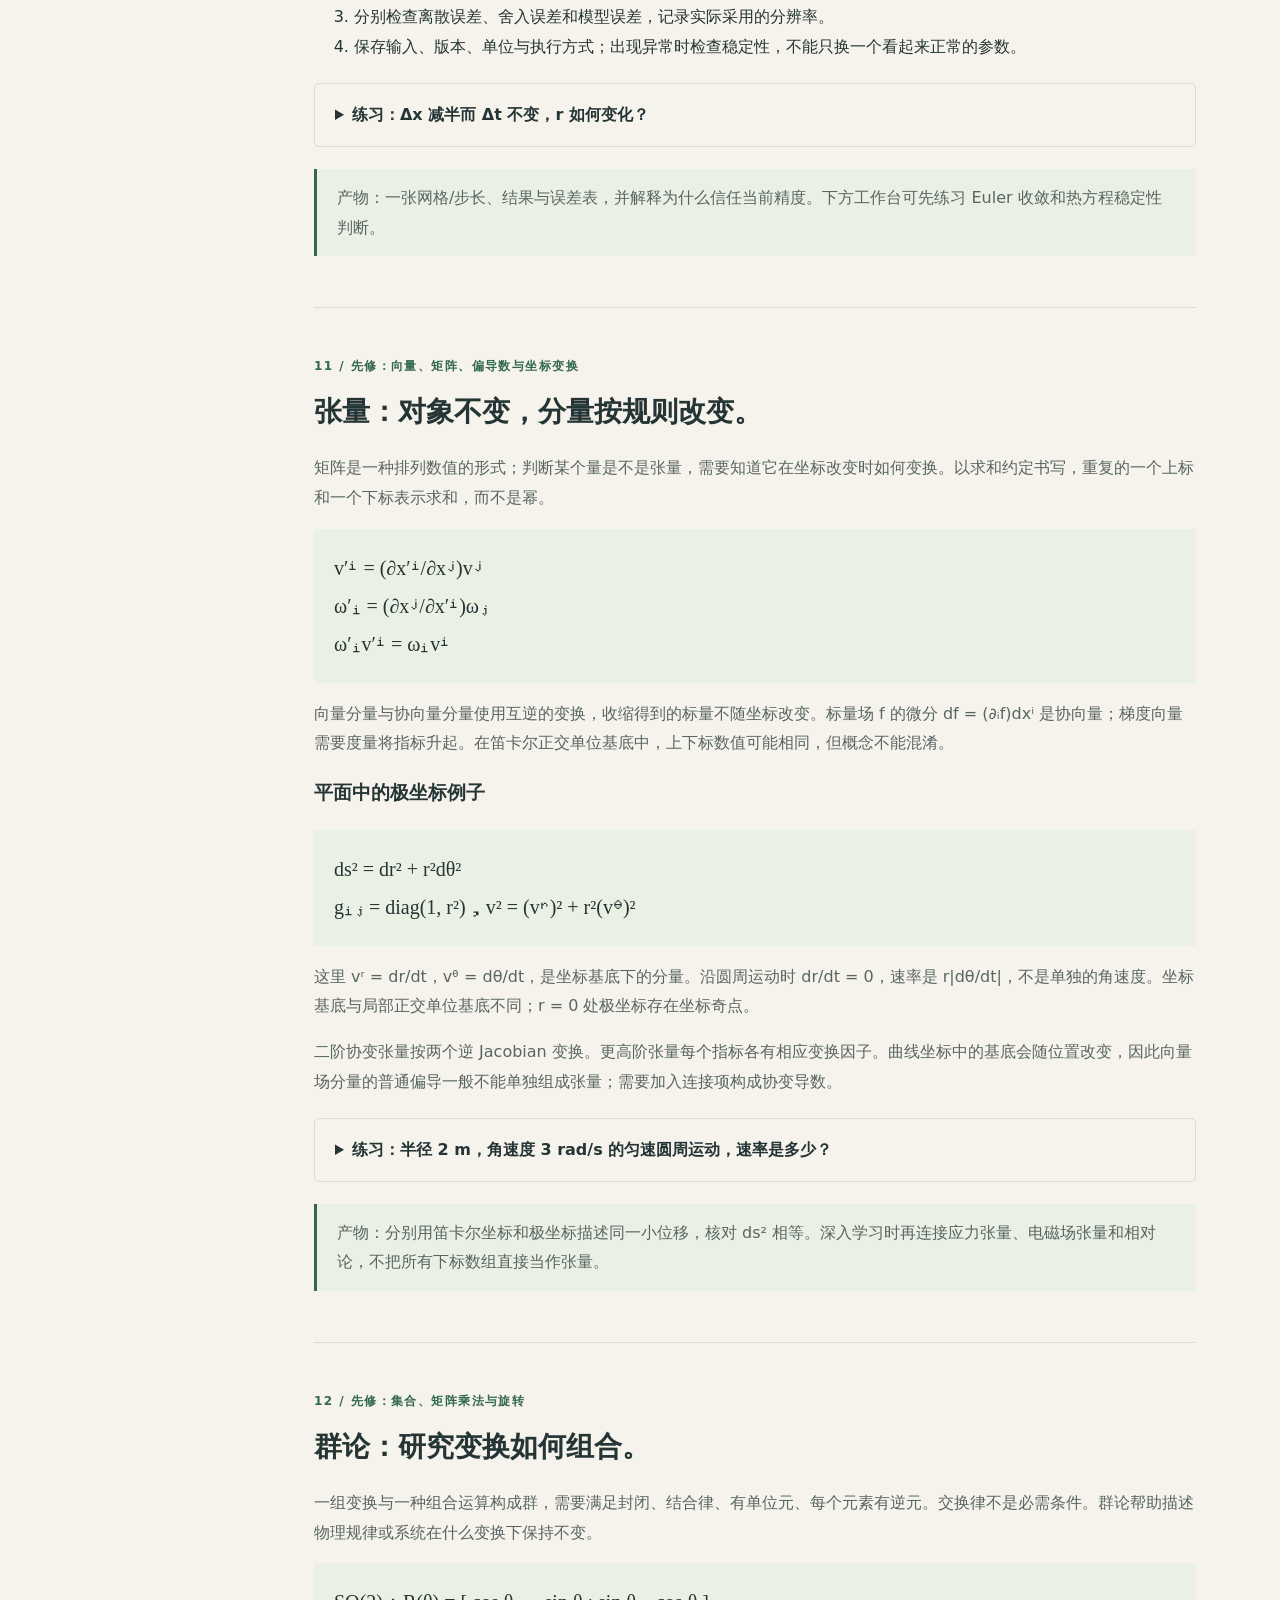
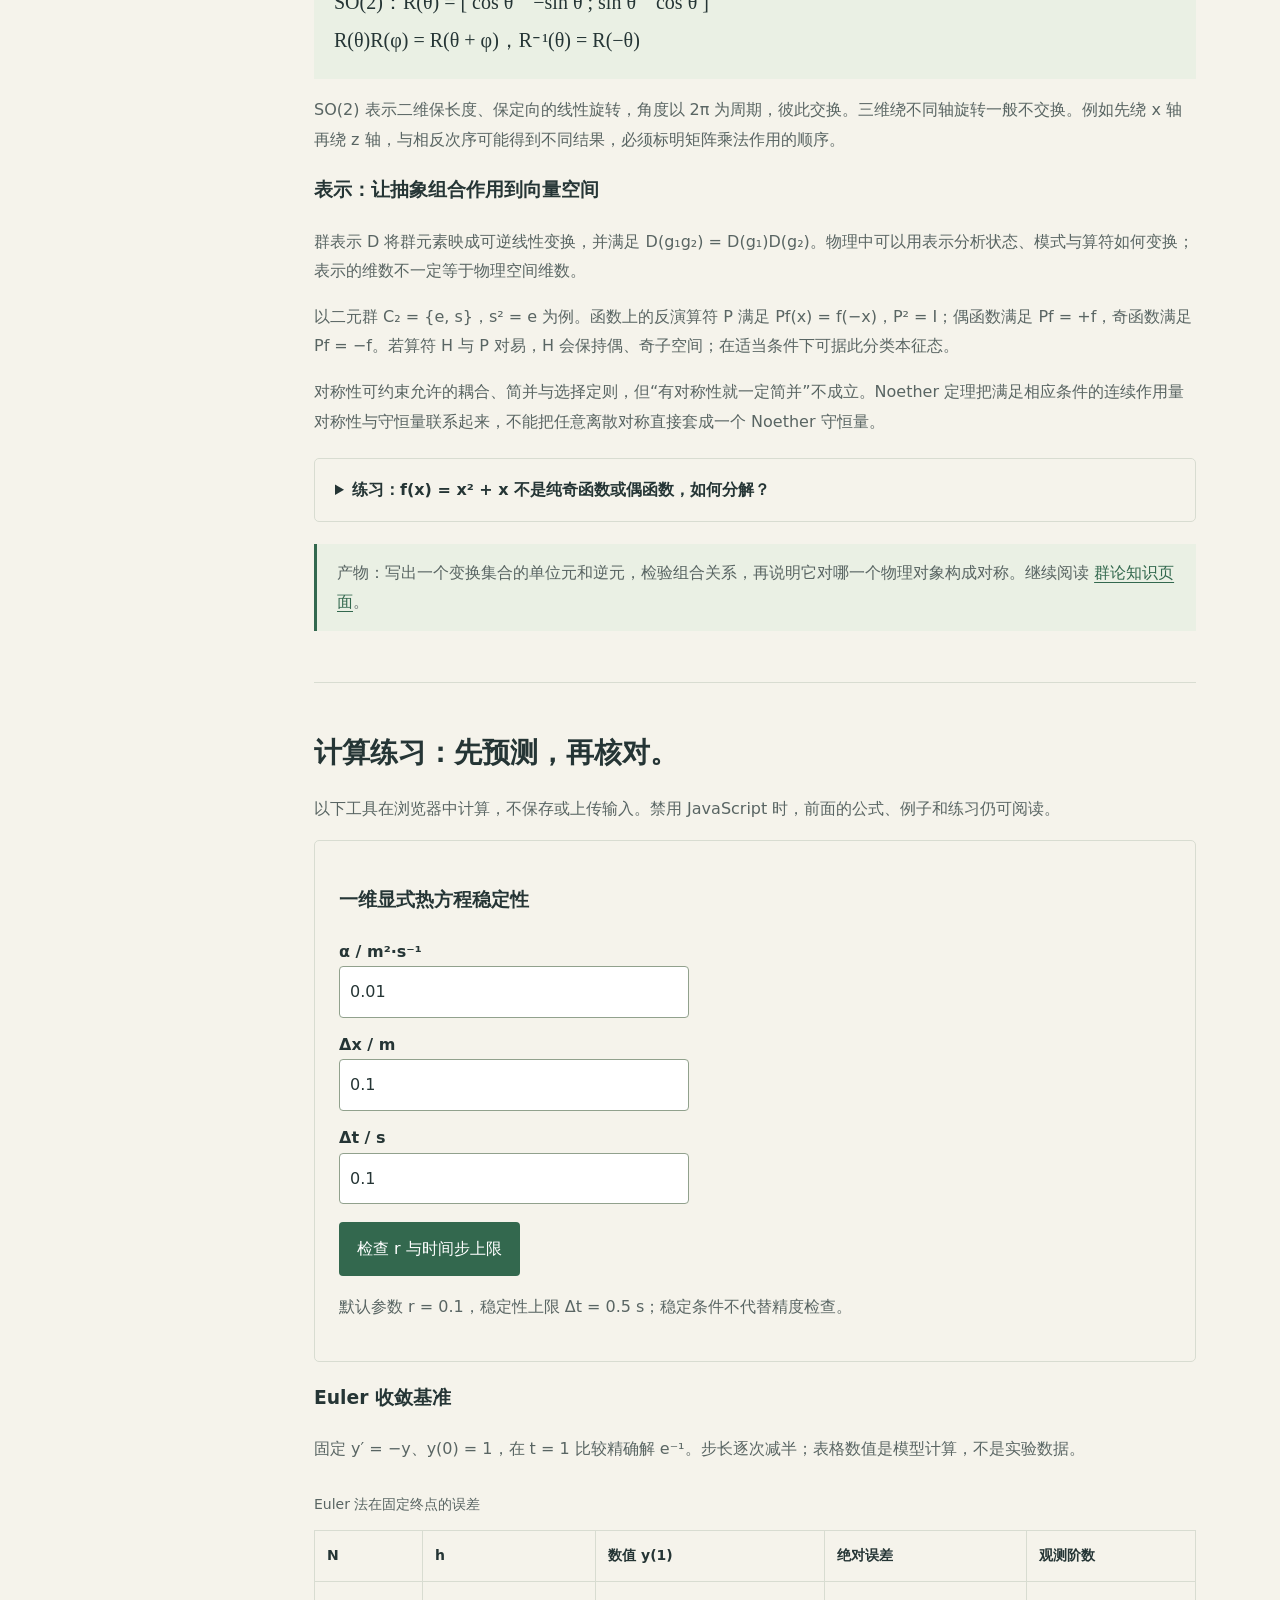
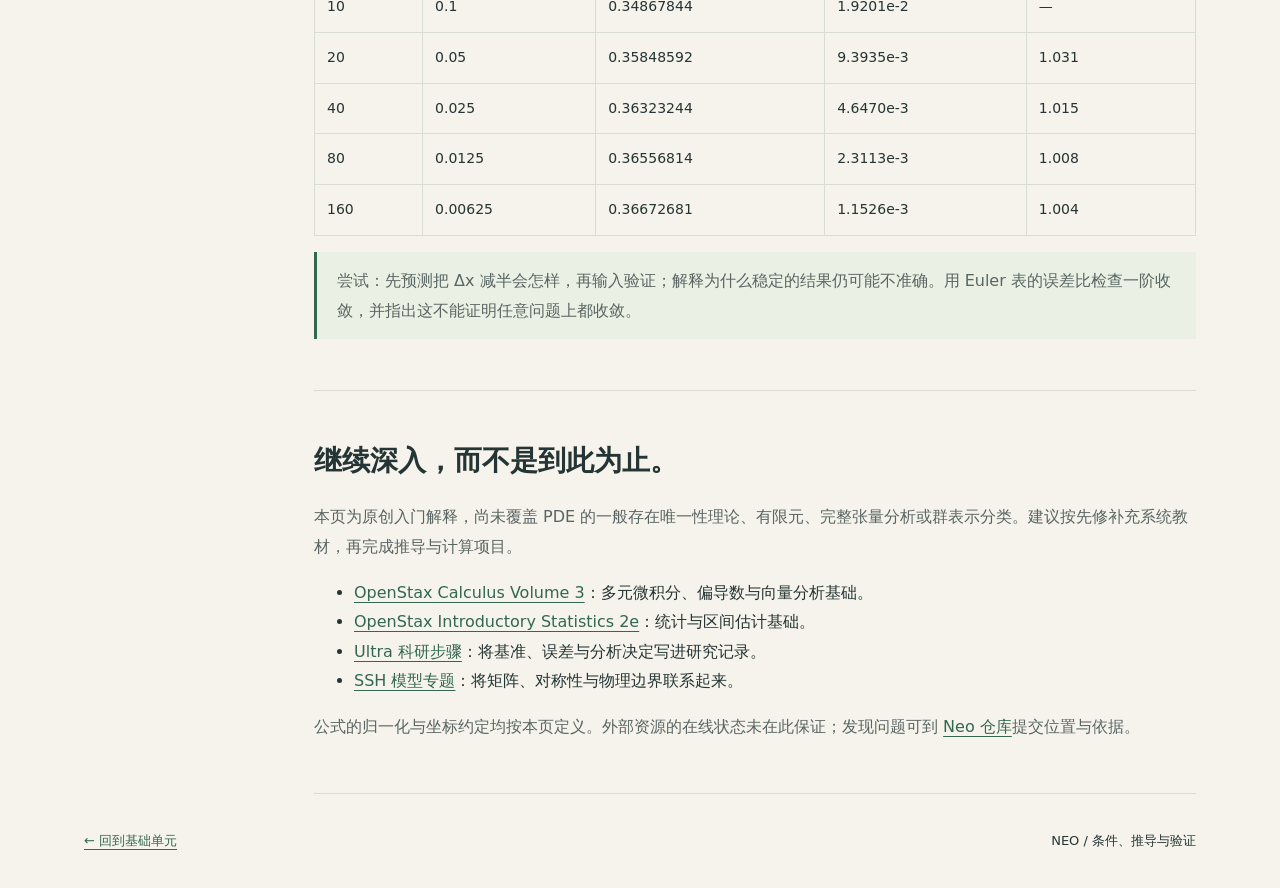
<file: methods.html>
<!doctype html><html lang="zh-CN"><head><meta charset="utf-8"><meta name="viewport" content="width=device-width,initial-scale=1"><meta name="description" content="Neo 数学物理方法：Fourier、概率统计、偏微分方程、数值计算、张量与群论。包含推导、条件、练习与稳定性计算。"><title>数学物理方法 · Neo</title><link rel="stylesheet" href="style.css"><link rel="stylesheet" href="methods.css"><script type="module" src="methods.js"></script></head><body><a class="skip" href="#main">跳到正文</a><header><a class="brand" href="index.html">N<span>NEO / 数学桥梁</span></a><nav aria-label="主导航"><a href="index.html#map">基础单元</a><a href="methods.html" aria-current="page">数学物理方法</a><a href="curriculum.html">完整课程体系</a><a href="#lab">计算练习</a><a href="https://illudew.github.io/">主站 ↗</a></nav></header><main id="main"><section class="hero"><p class="eyebrow">FROM LOCAL RELATIONS TO FIELDS AND SYMMETRIES</p><h1>从一个变量，<br>走向<em>场与对称性。</em></h1><p>把基础微积分和线性代数用到边值问题、离散计算与坐标变换中。本页六个进阶单元覆盖主要入口，不把简短讲解当作完整课程。</p><a class="button" href="#route">查看先修路线 ↓</a></section>
<section id="route"><h2>先修路线与学习目标</h2><div class="cards"><a href="#fourier"><b>07 · Fourier 与采样</b><span>把函数分解成模式，判断有限观测的限制。</span></a><a href="#statistics"><b>08 · 概率与统计</b><span>区分观测离散程度与均值不确定度。</span></a><a href="#pde"><b>09 · 偏微分方程</b><span>由初始条件、边界与方程共同确定演化。</span></a><a href="#numerics"><b>10 · 数值计算</b><span>检查误差、稳定性和收敛，而不只运行代码。</span></a><a href="#tensor"><b>11 · 张量</b><span>区分几何对象与随坐标改变的分量。</span></a><a href="#groups"><b>12 · 群论</b><span>用变换及其组合规律描述对称性。</span></a></div><p class="note">推荐路径：<a href="index.html#derivative">导数</a> → <a href="index.html#integral">积分</a> → <a href="index.html#equation">常微分方程</a> → Fourier → 偏微分方程 → 数值计算。另一条路径：<a href="index.html#vectors">向量与矩阵</a> → 多元微积分 → 张量；矩阵乘法与三角函数 → 群论。统计单元可在学会平均数与平方后开始。遇到符号障碍，先回基础单元，不必一次读完。</p></section>
<div class="reading"><aside aria-label="章节导航"><strong>数学物理方法</strong><a href="#fourier">Fourier 与采样</a><a href="#statistics">概率与统计</a><a href="#pde">偏微分方程</a><a href="#numerics">数值计算</a><a href="#tensor">张量</a><a href="#groups">群论</a><a href="#lab">计算练习</a><a href="#sources">深入阅读</a></aside><article>
<section id="fourier"><p class="eyebrow">07 / 先修：积分、正交、复数指数</p><h2>Fourier：用简单模式组织复杂变化。</h2><p>周期函数可以在适当条件下用正弦、余弦模式展开。复数指数 e<sup>iθ</sup> = cos θ + i sin θ 将它们写成一种形式；i² = −1，最后的物理信号仍可为实数。设周期为 P，在平方可积意义下：</p><div class="formula">f(t) = Σ cₙ e<sup>inω₀t</sup>，ω₀ = 2π/P<br>cₙ = (1/P)∫₀ᴾ f(t)e<sup>−inω₀t</sup> dt，n ∈ ℤ</div><p>系数来自模式之间的正交性。若 f(t) = 3 cos(ω₀t) + 2 sin(2ω₀t)，实数展开的第一余弦系数是 3，第二正弦系数是 2。复数展开中 c₁ = c₋₁ = 3/2，c₂ = −i，c₋₂ = i。归一化不同，系数数值可能不同，比较前先写清定义。</p><p>对分段光滑的周期函数，在跳跃处级数收敛到左右极限的平均；附近会有 Gibbs 现象。有限项不会神奇地保留任意尖锐结构。</p><h3>连续函数进入计算机以后</h3><p>采样间隔 Δt 对应采样率 fₛ = 1/Δt，N 点离散 Fourier 变换的频率栅格间隔为 Δf = fₛ/N。它是栅格间隔，不是任意情况下都能分开两条谱线的保证；窗函数、噪声和观测时长都会影响判断。零填充能加密栅格，不能增加已经采集的信息。</p><p>理想带限信号若要避免混叠，最高频率须低于 fₛ/2，并需考虑采样前的抗混叠滤波。以 10 Hz 采样 cos(2π·8t)，得到的样本与 2 Hz 余弦相同，因此仅凭这些样本无法分辨二者。</p><details><summary>练习：以 100 Hz 采集 200 点，频率栅格间隔是多少？能唯一识别 70 Hz 分量吗？</summary><p>Δf = 0.5 Hz，Nyquist 频率为 50 Hz。70 Hz 超出这个范围，在该采样下会折叠到 30 Hz；没有额外先验或重新采样，不能唯一识别。</p></details><p class="task">产物：写清采样率、点数、观测条件和窗函数，再解释一条谱峰能支持什么结论。继续阅读 <a href="https://illudew.github.io/promax/topics/fourier-spectroscopy.html">Pro Max 光谱专题</a>。</p></section>
<section id="statistics"><p class="eyebrow">08 / 先修：平均数、平方与随机变量</p><h2>统计：从有限观测判断不确定性。</h2><p>随机变量描述可能结果；期望是概率分布下的平均，并不要求等于某一次观测。对 n 个独立、同分布、方差有限的观测 xᵢ，常用样本平均与样本标准差为：</p><div class="formula">x̄ = (Σxᵢ)/n<br>s² = Σ(xᵢ − x̄)²/(n − 1)，n ≥ 2<br>估计的均值标准误：s/√n</div><p>s 描述单次观测的离散程度，s/√n 描述平均值的随机不确定性估计。若观测相关、仪器漂移或方差不稳定，就不能机械使用独立样本公式。标准误也不自动包含校准偏差。</p><p>例如测得周期 1.98、2.00、2.02 s，平均是 2.00 s，样本标准差是 0.02 s，均值标准误约 0.01155 s。三者回答不同问题；报告时应注明样本数和误差条定义。</p><p>在独立正态样本、总体方差未知等条件下，均值的置信区间可用 Student t 分布构造。不要把“均值 ± 一个标准误”称为 95% 置信区间，尤其不能忽略小样本系数。</p><details><summary>练习：同一次仪器读数复制十遍，标准误能因此可靠缩小吗？</summary><p>不能。复制不是新增独立信息。反复测量也可能受共同偏差影响，必须说明独立重复的定义与误差来源。</p></details><p class="task">产物：为一组重复测量分别报告 x̄、s、n 和随机性假设，再列出未包含的系统项。可与 <a href="index.html#uncertainty">误差传播</a>连接。</p></section>
<section id="pde"><p class="eyebrow">09 / 先修：偏导数、常微分方程、Fourier</p><h2>偏微分方程：空间与时间一起变化。</h2><p>温度 u(x,t) 同时依赖位置和时间。∂u/∂t 是固定 x 时的变化率，∂²u/∂x² 描述空间曲率。方程之外，定义域、材料参数、边界条件和初始条件同样属于问题本身。</p><div class="formula">热方程：∂u/∂t = α ∂²u/∂x²，α &gt; 0<br>波动方程：∂²u/∂t² = c² ∂²u/∂x²<br>Laplace 方程：∇²u = 0</div><p>第一式描述恒定扩散率、无源项的一维扩散模型；第二式可描述均匀弦的小横向振动；第三式出现在无源稳态问题。不同模型的初始条件数量和边界要求不同，不能互相套用。经典分类也不能直接覆盖一切非线性方程。</p><h3>从分离变量到边界选择的模式</h3><p>考虑 0 &lt; x &lt; L 上的热方程，固定端温度相对参考值为零：u(0,t) = u(L,t) = 0。设 u = X(x)G(t)，代入后有 G′/(αG) = X″/X = −λ。边界条件选出 λₙ = (nπ/L)² 与 Xₙ = sin(nπx/L)。</p><div class="formula">u(x,t) = Σ bₙ sin(nπx/L) exp[−α(nπ/L)²t]<br>bₙ = (2/L)∫₀ᴸ u(x,0)sin(nπx/L) dx，n = 1,2,…</div><p>初始温度分布决定各模式的系数；高空间频率衰减更快。这里的 α 单位为长度平方/时间，使指数无量纲。若初始分布与边界在角点不相容，不能直接假设解处处光滑。</p><p>固定端弦也出现同样的空间正弦模式，但时间因子为振荡形式，其频率 ωₙ = cnπ/L；还需初始位移与初始速度两项信息。热方程只需初始温度。</p><details><summary>练习：若初始温度是 sin(2πx/L)，它会演化成什么？</summary><p>u = sin(2πx/L)exp[−4απ²t/L²]。检查：t = 0 恢复初值，两端为零，代入方程两边相等。若指数是正号，扩散反而放大起伏，应重新检查符号。</p></details><p class="task">产物：选热方程或波动方程，完整写出定义域、参数、初始/边界条件，再代入检验一个解。</p></section>
<section id="numerics"><p class="eyebrow">10 / 先修：导数、方程与误差</p><h2>数值计算：把近似误差也纳入答案。</h2><p>数值方法在有限网格和有限精度下近似连续问题。程序能运行，仅说明完成了一次计算；还需验证实现、离散化误差与模型是否适合物理问题。</p><p>以无量纲方程 y′ = −y，y(0) = 1 为基准，精确解为 e⁻ᵗ。前向 Euler 法取 yₖ₊₁ = yₖ − hyₖ；在固定终点 t = 1、h = 1/N 时，有 yᴱ(1) = (1 − 1/N)ᴺ。</p><div class="formula">误差 E(N) = |(1 − 1/N)ᴺ − e⁻¹|<br>观测阶数 p ≈ log₂[E(N)/E(2N)]</div><p>对足够小的步长，Euler 的全局误差通常为一阶，误差比接近 2。本例的显式迭代稳定范围是 0 &lt; h &lt; 2，但“稳定”不代表“精确”；h &gt; 1 时还会产生交替符号，与正值精确解不同。</p><h3>热方程的显式差分</h3><div class="formula">uⱼⁿ⁺¹ = uⱼⁿ + r(uⱼ₊₁ⁿ − 2uⱼⁿ + uⱼ₋₁ⁿ)<br>r = αΔt/Δx² ≤ 1/2</div><p>此条件针对一维、常 α、均匀网格的前向时间/中心空间离散，在常见齐次边界处理下的标准稳定性分析。不能推广为所有 PDE 或所有算法的条件。网格间距减半时，显式时间步上限缩小到四分之一；仍需检验边界处理与收敛。</p><ol><li>先用有解析解的简单问题检查代码。</li><li>固定物理终点和边界，逐步细化网格/步长，比较目标量。</li><li>分别检查离散误差、舍入误差和模型误差，记录实际采用的分辨率。</li><li>保存输入、版本、单位与执行方式；出现异常时检查稳定性，不能只换一个看起来正常的参数。</li></ol><details><summary>练习：Δx 减半而 Δt 不变，r 如何变化？</summary><p>r 增大到 4 倍。原先稳定的计算可能失稳；若同时把 Δt 缩小到四分之一，r 才保持不变。</p></details><p class="task">产物：一张网格/步长、结果与误差表，并解释为什么信任当前精度。下方工作台可先练习 Euler 收敛和热方程稳定性判断。</p></section>
<section id="tensor"><p class="eyebrow">11 / 先修：向量、矩阵、偏导数与坐标变换</p><h2>张量：对象不变，分量按规则改变。</h2><p>矩阵是一种排列数值的形式；判断某个量是不是张量，需要知道它在坐标改变时如何变换。以求和约定书写，重复的一个上标和一个下标表示求和，而不是幂。</p><div class="formula">v′ⁱ = (∂x′ⁱ/∂xʲ)vʲ<br>ω′ᵢ = (∂xʲ/∂x′ⁱ)ωⱼ<br>ω′ᵢv′ⁱ = ωᵢvⁱ</div><p>向量分量与协向量分量使用互逆的变换，收缩得到的标量不随坐标改变。标量场 f 的微分 df = (∂ᵢf)dxⁱ 是协向量；梯度向量需要度量将指标升起。在笛卡尔正交单位基底中，上下标数值可能相同，但概念不能混淆。</p><h3>平面中的极坐标例子</h3><div class="formula">ds² = dr² + r²dθ²<br>gᵢⱼ = diag(1, r²)，v² = (vʳ)² + r²(vᶿ)²</div><p>这里 vʳ = dr/dt，vᶿ = dθ/dt，是坐标基底下的分量。沿圆周运动时 dr/dt = 0，速率是 r|dθ/dt|，不是单独的角速度。坐标基底与局部正交单位基底不同；r = 0 处极坐标存在坐标奇点。</p><p>二阶协变张量按两个逆 Jacobian 变换。更高阶张量每个指标各有相应变换因子。曲线坐标中的基底会随位置改变，因此向量场分量的普通偏导一般不能单独组成张量；需要加入连接项构成协变导数。</p><details><summary>练习：半径 2 m，角速度 3 rad/s 的匀速圆周运动，速率是多少？</summary><p>速率为 6 m/s；其平方由度量给出 4 × 9 = 36 m²/s²。这也说明把角分量直接当成线速度会导致单位错误。</p></details><p class="task">产物：分别用笛卡尔坐标和极坐标描述同一小位移，核对 ds² 相等。深入学习时再连接应力张量、电磁场张量和相对论，不把所有下标数组直接当作张量。</p></section>
<section id="groups"><p class="eyebrow">12 / 先修：集合、矩阵乘法与旋转</p><h2>群论：研究变换如何组合。</h2><p>一组变换与一种组合运算构成群，需要满足封闭、结合律、有单位元、每个元素有逆元。交换律不是必需条件。群论帮助描述物理规律或系统在什么变换下保持不变。</p><div class="formula">SO(2)：R(θ) = [ cos θ　−sin θ ; sin θ　cos θ ]<br>R(θ)R(φ) = R(θ + φ)，R⁻¹(θ) = R(−θ)</div><p>SO(2) 表示二维保长度、保定向的线性旋转，角度以 2π 为周期，彼此交换。三维绕不同轴旋转一般不交换。例如先绕 x 轴再绕 z 轴，与相反次序可能得到不同结果，必须标明矩阵乘法作用的顺序。</p><h3>表示：让抽象组合作用到向量空间</h3><p>群表示 D 将群元素映成可逆线性变换，并满足 D(g₁g₂) = D(g₁)D(g₂)。物理中可以用表示分析状态、模式与算符如何变换；表示的维数不一定等于物理空间维数。</p><p>以二元群 C₂ = {e, s}，s² = e 为例。函数上的反演算符 P 满足 Pf(x) = f(−x)，P² = I；偶函数满足 Pf = +f，奇函数满足 Pf = −f。若算符 H 与 P 对易，H 会保持偶、奇子空间；在适当条件下可据此分类本征态。</p><p>对称性可约束允许的耦合、简并与选择定则，但“有对称性就一定简并”不成立。Noether 定理把满足相应条件的连续作用量对称性与守恒量联系起来，不能把任意离散对称直接套成一个 Noether 守恒量。</p><details><summary>练习：f(x) = x² + x 不是纯奇函数或偶函数，如何分解？</summary><p>f₊ = [f(x)+f(−x)]/2 = x²，f₋ = [f(x)−f(−x)]/2 = x。两者之和恢复原函数，反演下分别乘 +1 和 −1。</p></details><p class="task">产物：写出一个变换集合的单位元和逆元，检验组合关系，再说明它对哪一个物理对象构成对称。继续阅读 <a href="https://illudew.github.io/Equimophysics/group-theory.html">群论知识页面</a>。</p></section>
<section id="lab"><h2>计算练习：先预测，再核对。</h2><p>以下工具在浏览器中计算，不保存或上传输入。禁用 JavaScript 时，前面的公式、例子和练习仍可阅读。</p><noscript><p class="note">交互计算需要 JavaScript。可用纸笔按上面的公式完成同样的检查。</p></noscript><form id="stability"><h3>一维显式热方程稳定性</h3><label for="alpha">α / m²·s⁻¹</label><input id="alpha" type="number" value="0.01" min="0.000000000001" max="1000000" step="any" required><label for="dx">Δx / m</label><input id="dx" type="number" value="0.1" min="0.000000000001" max="1000000" step="any" required><label for="dt">Δt / s</label><input id="dt" type="number" value="0.1" min="0.000000000001" max="1000000" step="any" required><button type="submit" hidden>检查 r 与时间步上限</button><p id="stability-result" role="status">默认参数 r = 0.1，稳定性上限 Δt = 0.5 s；稳定条件不代替精度检查。</p></form><h3>Euler 收敛基准</h3><p>固定 y′ = −y、y(0) = 1，在 t = 1 比较精确解 e⁻¹。步长逐次减半；表格数值是模型计算，不是实验数据。</p><div class="table-scroll"><table><caption>Euler 法在固定终点的误差</caption><thead><tr><th>N</th><th>h</th><th>数值 y(1)</th><th>绝对误差</th><th>观测阶数</th></tr></thead><tbody id="convergence"><tr><td>10</td><td>0.1</td><td>0.34867844</td><td>0.01920100</td><td>—</td></tr><tr><td>20</td><td>0.05</td><td>0.35848592</td><td>0.00939352</td><td>约 1.03</td></tr></tbody></table></div><p class="task">尝试：先预测把 Δx 减半会怎样，再输入验证；解释为什么稳定的结果仍可能不准确。用 Euler 表的误差比检查一阶收敛，并指出这不能证明任意问题上都收敛。</p></section>
<section id="sources"><h2>继续深入，而不是到此为止。</h2><p>本页为原创入门解释，尚未覆盖 PDE 的一般存在唯一性理论、有限元、完整张量分析或群表示分类。建议按先修补充系统教材，再完成推导与计算项目。</p><ul><li><a href="https://openstax.org/details/books/calculus-volume-3">OpenStax Calculus Volume 3</a>：多元微积分、偏导数与向量分析基础。</li><li><a href="https://openstax.org/details/books/introductory-statistics-2e">OpenStax Introductory Statistics 2e</a>：统计与区间估计基础。</li><li><a href="https://illudew.github.io/ultra/workflow.html">Ultra 科研步骤</a>：将基准、误差与分析决定写进研究记录。</li><li><a href="https://illudew.github.io/promax/topics/ssh-edge-states.html">SSH 模型专题</a>：将矩阵、对称性与物理边界联系起来。</li></ul><p>公式的归一化与坐标约定均按本页定义。外部资源的在线状态未在此保证；发现问题可到 <a href="https://github.com/illudew/neo/issues">Neo 仓库</a>提交位置与依据。</p></section>
</article></div></main><footer><a href="index.html">← 回到基础单元</a><span>NEO / 条件、推导与验证</span></footer></body></html>
</file>
<file: style.css>
:root{--ink:#253535;--muted:#596563;--paper:#f5f3eb;--line:#d8dcd1;--green:#33684e;font-family:system-ui,-apple-system,"PingFang SC","Microsoft YaHei",sans-serif;color:var(--ink);background:var(--paper);line-height:1.85}*{box-sizing:border-box}body{margin:0}a{color:var(--green);text-underline-offset:4px}a:focus-visible,summary:focus-visible{outline:3px solid #b77728;outline-offset:4px}header,main,footer{max-width:1160px;margin:auto;padding-inline:24px}header{display:flex;justify-content:space-between;align-items:center;gap:24px;min-height:90px;border-bottom:1px solid var(--line)}.brand{font:italic 42px Georgia,serif;text-decoration:none;display:flex;align-items:center;gap:20px}.brand span{font:600 13px system-ui;letter-spacing:.08em}nav{display:flex;gap:24px;font-size:14px}nav a{text-decoration:none}.skip{position:absolute;top:-100px;padding:10px;background:white}.skip:focus{top:0}.hero{padding:80px 0 50px}.eyebrow{color:var(--green);font-size:12px;letter-spacing:.12em;font-weight:650}h1{font-size:clamp(38px,6vw,70px);line-height:1.25;letter-spacing:-.04em;margin:20px 0}h1 em{font-style:normal;color:var(--green)}.hero>p{max-width:680px}.button{display:inline-block;background:var(--green);color:white;padding:12px 24px;border-radius:4px;text-decoration:none;margin:14px 0}.hero-equation{border-top:1px solid var(--line);padding-top:25px;margin-top:35px;color:var(--muted);letter-spacing:.12em}h2{font-size:28px;line-height:1.5;margin:14px 0 20px}section{scroll-margin-top:24px;padding:35px 0;border-bottom:1px solid var(--line)}.cards{display:grid;grid-template-columns:repeat(3,minmax(0,1fr));gap:16px;margin:25px 0}.cards a{display:block;padding:24px;border:1px solid var(--line);background:#fffdf6;border-radius:6px;text-decoration:none}.cards b{display:block;font-size:18px}.cards span{display:block;color:var(--muted);font-size:14px;margin-top:10px}.cards a:hover{border-color:var(--green)}p{color:var(--muted)}.note,.task{border-left:3px solid var(--green);padding:14px 20px;background:#eaf0e4}.reading{display:grid;grid-template-columns:185px minmax(0,1fr);gap:45px;margin-top:35px}.reading aside{position:sticky;top:20px;height:max-content;font-size:14px}.reading aside a{display:block;padding:8px 0}.reading article{min-width:0}.reading article section:first-child{padding-top:0}.formula{background:#eaf0e4;padding:20px;font:20px/1.9 Georgia,"Times New Roman",serif;overflow-wrap:anywhere}details{border:1px solid var(--line);padding:16px 20px;border-radius:5px;margin:22px 0}summary{cursor:pointer;font-weight:600}details p:last-child{margin-bottom:0}.sources{font-size:14px}footer{display:flex;justify-content:space-between;gap:20px;padding-block:35px;font-size:13px}@media(max-width:760px){header{flex-direction:column;align-items:flex-start;padding-block:18px;gap:15px}nav{gap:17px;flex-wrap:wrap}.cards{grid-template-columns:repeat(2,minmax(0,1fr))}.reading{grid-template-columns:1fr;gap:25px}.reading aside{position:static;display:flex;gap:15px;overflow:auto;white-space:nowrap}.reading aside strong{display:none}.hero{padding-top:40px}}@media(max-width:480px){header,main,footer{padding-inline:18px}.cards{grid-template-columns:1fr}h2{font-size:24px}footer{display:block}.formula{font-size:18px}}@media print{header,aside,footer,.button{display:none!important}.reading{display:block}details{break-inside:avoid}main{max-width:none}body{background:white}}
</file>
<file: methods.css>
input,button{font:inherit}label{display:block;margin-top:12px;font-weight:600}input{width:100%;max-width:350px;padding:10px;background:white;border:1px solid #91a18d;border-radius:4px;color:var(--ink)}button{display:block;background:var(--green);color:white;padding:12px 18px;border:0;border-radius:4px;margin-top:18px;cursor:pointer}button[hidden]{display:none}input:focus-visible,button:focus-visible{outline:3px solid #b77728;outline-offset:3px}form{border:1px solid var(--line);padding:24px;border-radius:5px}.table-scroll{overflow:auto}table{border-collapse:collapse;width:100%;font-size:14px}th,td{padding:12px;text-align:left;border:1px solid var(--line);white-space:nowrap}caption{text-align:left;margin:12px 0;color:var(--muted)}
</file>
